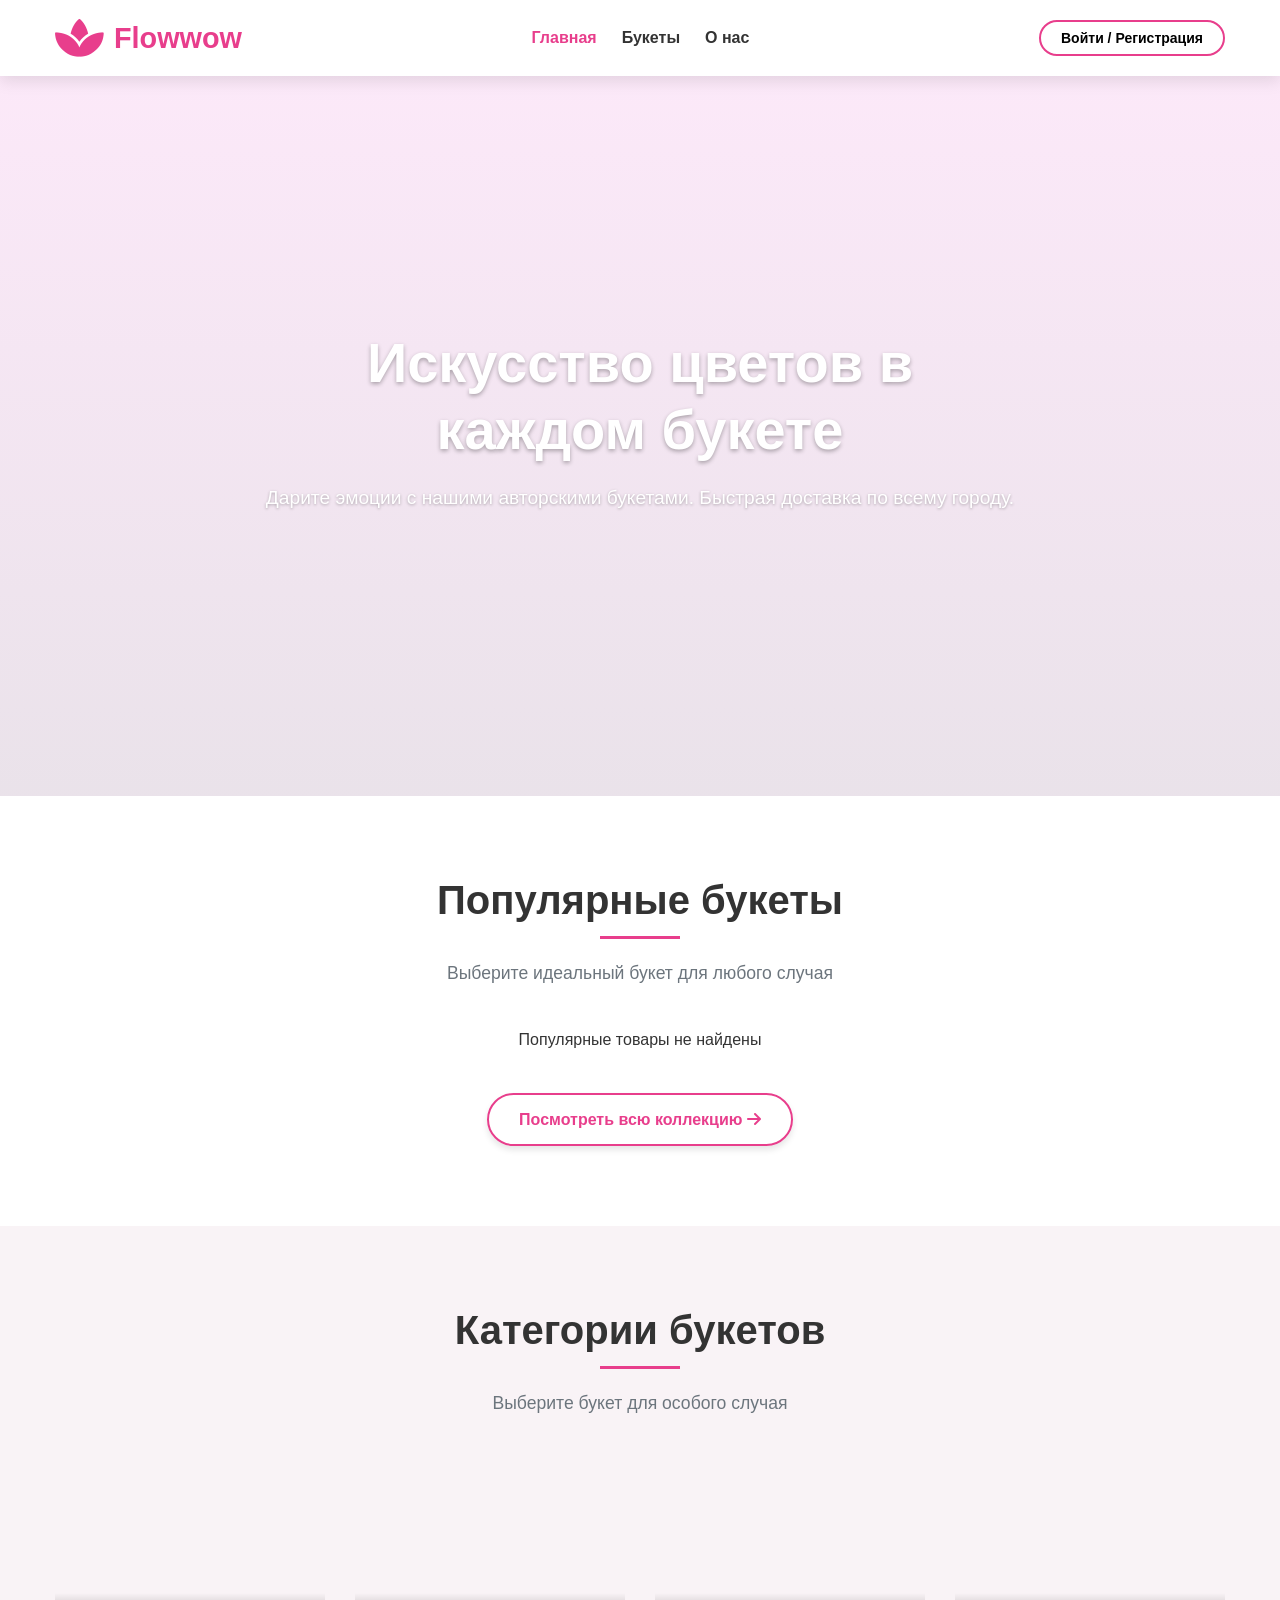
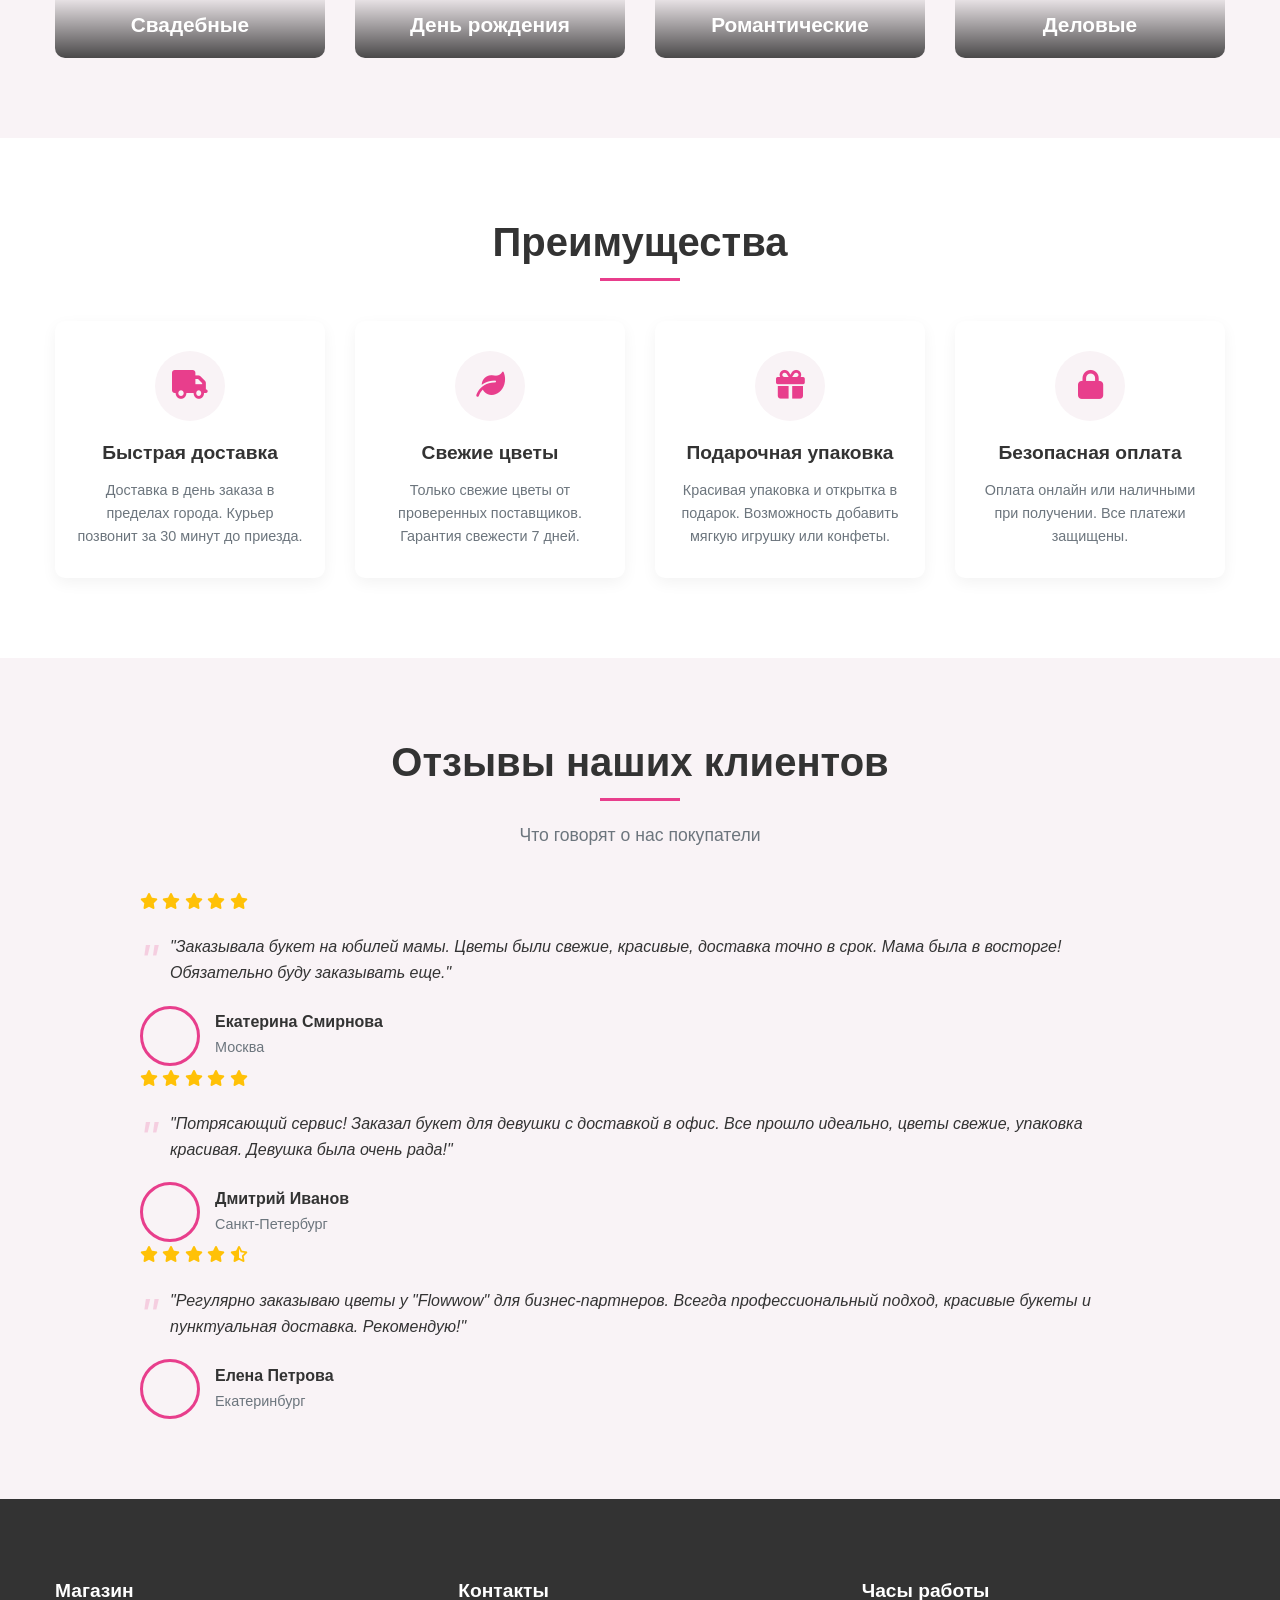
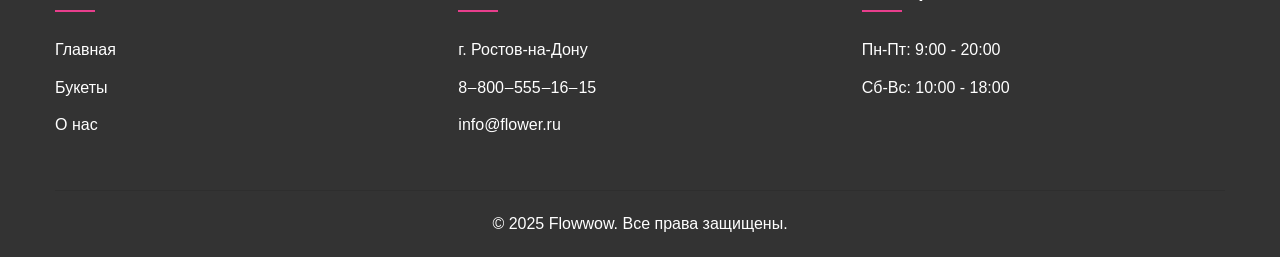
<file: flower/index.html>
<!DOCTYPE html>
<html lang="ru">
<head>
    <meta charset="UTF-8">
    <meta name="viewport" content="width=device-width, initial-scale=1.0">
    <title>Цветочная мастерская "Flowwow"</title>
    <link rel="stylesheet" href="https://cdnjs.cloudflare.com/ajax/libs/font-awesome/6.0.0-beta3/css/all.min.css">
    <link rel="stylesheet" href="css/style.css">
</head>
<body>
    <!-- Шапка -->
    <header>
        <div class="container">
            <div class="header-top">
                <a href="index.html" class="logo">
                    <i class="fas fa-spa"></i> Flowwow 
                </a>
                <nav class="nav-main">
                    <ul>
                        <li><a href="index.html">Главная</a></li>
                        <li><a href="catalog.html">Букеты</a></li>
                        <li><a href="about.html">О нас</a></li>
                        <!-- <li><a href="order.html">Заказать</a></li> -->
                    </ul>
                </nav>
                <div class="header-icons">
                    <!-- <a href="tel:+79991234567"><i class="fas fa-phone-alt"></i> 8‒800‒555‒16‒15</a> -->
                </div>
                <button class="hamburger" aria-label="Меню">
                    <i class="fas fa-bars"></i>
                </button>
            </div>
        </div>
    </header>

    <!-- Герой-секция -->
    <section class="hero">
        <div class="hero-slider">
            <div class="slide active" style="background-image: linear-gradient(rgba(247, 199, 239, 0.4), rgba(202, 183, 202, 0.4)), url('https://i.pinimg.com/736x/2b/59/d3/2b59d3685de2a7461f557ccf16bdda40.jpg');">
                <div class="container">
                    <h1>Искусство цветов в каждом букете</h1>
                    <p>Дарите эмоции с нашими авторскими букетами. Быстрая доставка по всему городу.</p>
                    <!-- <a href="tel:+79991234567" class="btn">Заказать букет</a> -->
                </div>
            </div>
        </div>
    </section>

    <!-- Популярные товары -->
    <section class="popular">
        <div class="container">
            <h2 class="section-title">Популярные букеты</h2>
            <p class="section-subtitle">Выберите идеальный букет для любого случая</p>
            
            <div class="product-grid">
                
            </div>
            
            <div class="text-center" style="margin-top: 40px;">
                <a href="catalog.html" class="btn btn-outline">Посмотреть всю коллекцию <i class="fas fa-arrow-right"></i></a>
            </div>
        </div>
    </section>

    <!-- Категории -->
    <section class="categories">
        <div class="container">
            <h2 class="section-title">Категории букетов</h2>
            <p class="section-subtitle">Выберите букет для особого случая</p>
            
            <div class="category-grid">
                <!-- Изменил category на catalog-->
                <a href="catalog.html?cat=wedding" class="category-card">
                    <div class="category-img" style="background-image: url('https://i.pinimg.com/736x/04/99/5d/04995d268635d11f1ee0a659525a0711.jpg');"></div>
                    <h3>Свадебные</h3>
                </a>
                
                <a href="catalog.html?cat=birthday" class="category-card">
                    <div class="category-img" style="background-image: url('https://i.pinimg.com/736x/ac/ed/d2/acedd2e2b953d0637e41e9fffdbbfee7.jpg');"></div>
                    <h3>День рождения</h3>
                </a>
                
                <a href="catalog.html?cat=romantic" class="category-card">
                    <div class="category-img" style="background-image: url('https://i.pinimg.com/736x/d9/6d/7c/d96d7c6e332d711c13acb67193b7380a.jpg');"></div>
                    <h3>Романтические</h3>
                </a>
                
                <a href="catalog.html?cat=business" class="category-card">
                    <div class="category-img" style="background-image: url('https://i.pinimg.com/736x/44/b8/fa/44b8fa8a8744b195159eb5a3a19e2919.jpg');"></div>
                    <h3>Деловые</h3>
                </a>
            </div>
        </div>
    </section>


    <!-- Преимущества -->
    <section class="features">
        <div class="container">
            <h2 class="section-title">Преимущества</h2>
            <div class="features-grid">
                <div class="feature-card">
                    <div class="feature-icon"><i class="fas fa-truck"></i></div>
                    <h3>Быстрая доставка</h3>
                    <p>Доставка в день заказа в пределах города. Курьер позвонит за 30 минут до приезда.</p>
                </div>
                <div class="feature-card">
                    <div class="feature-icon"><i class="fas fa-leaf"></i></div>
                    <h3>Свежие цветы</h3>
                    <p>Только свежие цветы от проверенных поставщиков. Гарантия свежести 7 дней.</p>
                </div>
                <div class="feature-card">
                    <div class="feature-icon"><i class="fas fa-gift"></i></div>
                    <h3>Подарочная упаковка</h3>
                    <p>Красивая упаковка и открытка в подарок. Возможность добавить мягкую игрушку или конфеты.</p>
                </div>
                <div class="feature-card">
                    <div class="feature-icon"><i class="fas fa-lock"></i></div>
                    <h3>Безопасная оплата</h3>
                    <p>Оплата онлайн или наличными при получении. Все платежи защищены.</p>
                </div>
            </div>
        </div>
    </section>

    <!-- Отзывы -->
    <section class="testimonials">
        <div class="container">
            <h2 class="section-title">Отзывы наших клиентов</h2>
            <p class="section-subtitle">Что говорят о нас покупатели</p>
            
            <div class="testimonial-slider">
                <div class="testimonial-slide active">
                    <div class="testimonial-content">
                        <div class="rating">
                            <i class="fas fa-star"></i>
                            <i class="fas fa-star"></i>
                            <i class="fas fa-star"></i>
                            <i class="fas fa-star"></i>
                            <i class="fas fa-star"></i>
                        </div>
                        <p class="testimonial-text">"Заказывала букет на юбилей мамы. Цветы были свежие, красивые, доставка точно в срок. Мама была в восторге! Обязательно буду заказывать еще."</p>
                        <div class="client-info">
                            <div class="client-photo" style="background-image: url('https://randomuser.me/api/portraits/women/43.jpg');"></div>
                            <div class="client-details">
                                <h4>Екатерина Смирнова</h4>
                                <p>Москва</p>
                            </div>
                        </div>
                    </div>
                </div>
                
                <div class="testimonial-slide">
                    <div class="testimonial-content">
                        <div class="rating">
                            <i class="fas fa-star"></i>
                            <i class="fas fa-star"></i>
                            <i class="fas fa-star"></i>
                            <i class="fas fa-star"></i>
                            <i class="fas fa-star"></i>
                        </div>
                        <p class="testimonial-text">"Потрясающий сервис! Заказал букет для девушки с доставкой в офис. Все прошло идеально, цветы свежие, упаковка красивая. Девушка была очень рада!"</p>
                        <div class="client-info">
                            <div class="client-photo" style="background-image: url('https://randomuser.me/api/portraits/men/32.jpg');"></div>
                            <div class="client-details">
                                <h4>Дмитрий Иванов</h4>
                                <p>Санкт-Петербург</p>
                            </div>
                        </div>
                    </div>
                </div>
                
                <div class="testimonial-slide">
                    <div class="testimonial-content">
                        <div class="rating">
                            <i class="fas fa-star"></i>
                            <i class="fas fa-star"></i>
                            <i class="fas fa-star"></i>
                            <i class="fas fa-star"></i>
                            <i class="fas fa-star-half-alt"></i>
                        </div>
                        <p class="testimonial-text">"Регулярно заказываю цветы у "Flowwow" для бизнес-партнеров. Всегда профессиональный подход, красивые букеты и пунктуальная доставка. Рекомендую!"</p>
                        <div class="client-info">
                            <div class="client-photo" style="background-image: url('https://randomuser.me/api/portraits/women/65.jpg');"></div>
                            <div class="client-details">
                                <h4>Елена Петрова</h4>
                                <p>Екатеринбург</p>
                            </div>
                        </div>
                    </div>
                </div>
            </div>
        </div>
    </section>

    <!-- Блог -->
    <!-- <section class="blog-preview">
        <div class="container">
            <h2 class="section-title">Полезные статьи</h2>
            <p class="section-subtitle">Советы по уходу за цветами и новости</p>
            
            <div class="blog-grid">
                <article class="blog-card">
                    <div class="blog-img" style="background-image: url('https://images.unsplash.com/photo-1518895949257-7621c3c786d7?ixlib=rb-1.2.1&auto=format&fit=crop&w=500&q=60');">
                        <span class="blog-category">Уход за цветами</span>
                    </div>
                    <div class="blog-content">
                        <div class="blog-meta">
                            <span><i class="far fa-calendar-alt"></i> 1 марта 2025</span>
                            <span><i class="far fa-eye"></i> 1.2K</span>
                        </div>
                        <h3>Как продлить жизнь срезанным цветам: 7 проверенных способов</h3>
                        <p>Узнайте, как правильно ухаживать за срезанными цветами, чтобы они дольше радовали вас своей красотой и свежестью.</p>
                    </div>
                </article>
                
                <article class="blog-card">
                    <div class="blog-img" style="background-image: url('https://i.pinimg.com/736x/62/61/ee/6261eef0fd136a4fb190f5589426f2f0.jpg');">
                        <span class="blog-category">Советы</span>
                    </div>
                    <div class="blog-content">
                        <div class="blog-meta">
                            <span><i class="far fa-calendar-alt"></i> 3 мая 2025</span>
                            <span><i class="far fa-eye"></i> 890</span>
                        </div>
                        <h3>Как выбрать идеальный букет для любого случая</h3>
                        <p>Руководство по выбору цветов для разных мероприятий и людей с учетом их предпочтений и символики цветов.</p>
                    </div>
                </article>
                
                <article class="blog-card">
                    <div class="blog-img" style="background-image: url('https://i.pinimg.com/736x/4e/75/a1/4e75a1338092e444a534850306d94ee3.jpg');">
                        <span class="blog-category">Новости</span>
                    </div>
                    <div class="blog-content">
                        <div class="blog-meta">
                            <span><i class="far fa-calendar-alt"></i> 20 апреля 2025</span>
                            <span><i class="far fa-eye"></i> 1.5K</span>
                        </div>
                        <h3>Тенденции флористики 2025: какие букеты будут в моде</h3>
                        <p>Обзор главных трендов в мире флористики в этом году: от цветовых решений до необычных форм букетов.</p>
                    </div>
                </article>
            </div>
            </div>
    </section> -->

    <!-- Подвал -->
    <footer>
        <div class="container">
            <div class="footer-content">
                <div class="footer-column">
                    <h3>Магазин</h3>
                    <ul>
                        <li><a href="index.html">Главная</a></li>
                        <li><a href="catalog.html">Букеты</a></li>
                        <li><a href="about.html">О нас</a></li>
                        <!-- <li><a href="order.html">Заказать</a></li> -->
                    </ul>
                </div>
                <div class="footer-column">
                    <h3>Контакты</h3>
                    <ul>
                        <li> г. Ростов-на-Дону</li>
                        <li>8‒800‒555‒16‒15</li>
                        <li>info@flower.ru</li>
                    </ul>
                </div>
                <div class="footer-column">
                    <h3>Часы работы</h3>
                    <ul>
                        <li>Пн-Пт: 9:00 - 20:00</li>
                        <li>Сб-Вс: 10:00 - 18:00</li>
                    </ul>
                </div>
            </div>
            <div class="copyright">
                <p>© 2025 Flowwow. Все права защищены.</p>
            </div>
        </div>
    </footer>

   
    <!-- <button class="scroll-top"><i class="fas fa-arrow-up"></i></button>

   
    <div class="modal quick-view-modal">
        <div class="modal-content">
            <button class="modal-close"><i class="fas fa-times"></i></button>
            <div class="modal-body">
                
            </div>
        </div>
    </div> -->
    <!-- модальное окно заказа -->
    <!-- <div id="order-modal" class="modal order-modal">
        <div class="modal-content">
            <button class="modal-close"><i class="fas fa-times"></i></button>
            <div class="modal-body">
                <h2 class="order-modal-title">Оформление заказа</h2>
                <form id="order-form" class="order-form">
                    <div class="order-form-field">
                        <label class="order-form-label">Ваше имя *</label>
                        <input type="text" id="order-name" class="order-form-input" required>
                    </div>
                    
                    <div class="order-form-field">
                        <label class="order-form-label">Телефон *</label>
                        <input type="tel" id="order-phone" class="order-form-input" required placeholder="+7 (___) ___-__-__">
                    </div>
                    
                    <div class="order-form-field">
                        <label class="order-form-label">Email</label>
                        <input type="email" id="order-email" class="order-form-input">
                    </div>
                    
                    <div class="order-form-field">
                        <label class="order-form-label">Адрес доставки *</label>
                        <input type="text" id="order-address" class="order-form-input" required>
                    </div>
                    
                    <div class="order-form-field">
                        <label class="order-form-label">Дата доставки</label>
                        <input type="date" id="order-date" class="order-form-input">
                    </div>
                    
                    <div class="order-form-field">
                        <label class="order-form-label">Комментарий к заказу</label>
                        <textarea id="order-comment" class="order-form-textarea" rows="3"></textarea>
                    </div>
                    
                    <div class="order-product-info">
                        <h4 class="order-product-title">Ваш букет:</h4>
                        <div class="order-product-details">
                            <img id="order-product-image" class="order-product-image" src="" alt="">
                            <div>
                                <p id="order-product-name" class="order-product-name"></p>
                                <p id="order-product-price" class="order-product-price"></p>
                            </div>
                        </div>
                    </div>
                    
                    <button type="submit" class="btn order-submit-btn">Подтвердить заказ</button>
                </form>
            </div>
        </div>
    </div> -->

    <!-- модальное окно авторизации -->
    <div id="auth-modal" class="auth-modal-overlay">
        <div class="auth-modal-container">
            <button class="auth-modal-close">&times;</button>
            <div class="auth-modal-header">
                <div class="auth-tabs">
                    <button class="auth-tab active" data-tab="login">Вход</button>
                    <button class="auth-tab" data-tab="register">Регистрация</button>
                </div>
            </div>
            <div class="auth-modal-body">
                <!-- форма входа -->
                <form id="login-form" class="auth-form">
                    <div class="auth-form-field">
                        <label>Логин</label>
                        <input type="text" id="login-username" required>
                    </div>
                    <div class="auth-form-field">
                        <label>Пароль</label>
                        <input type="password" id="login-password" required>
                    </div>
                    <div class="auth-error" id="login-error"></div>
                    <button type="submit" class="auth-submit-btn">Войти</button>
                </form>
                
                <!-- форма регистрации -->
                <form id="register-form" class="auth-form hidden">
                    <div class="auth-form-field">
                        <label>Логин</label>
                        <input type="text" id="register-username" required>
                    </div>
                    <div class="auth-form-field">
                        <label>Пароль</label>
                        <input type="password" id="register-password" required>
                    </div>
                    <div class="auth-error" id="register-error"></div>
                    <button type="submit" class="auth-submit-btn">Зарегистрироваться</button>
                </form>
            </div>
        </div>
    </div>
    <!--Редактирование профиля-->
    <div id="profile-modal" class="auth-modal-overlay">
        <div class="auth-modal-container">
            <button class="auth-modal-close" id="closeProfileModalBtn">&times;</button>
            <div class="auth-modal-header">
                <h2 class="profile-modal-title">Редактировать профиль</h2>
            </div>
            <div class="auth-modal-body">
                <div class="avatar-section">
                    <img id="modalAvatarPreview" class="current-avatar-large" src="images/flower.png" alt="Аватар">
                    <input type="file" id="avatarUpload" accept="image/*" style="display: none;">
                    <button class="avatar-upload-btn" id="uploadAvatarBtn">Загрузить фото</button>
                </div>
                <div class="profile-form-field">
                    <label>Логин</label>
                    <input type="text" id="profile-username" class="profile-username-readonly" required maxlength="20" readonly>
                </div>
                <div class="profile-form-field">
                    <label>Текущий пароль</label>
                    <input type="password" id="currentPassword" placeholder="Введите текущий пароль">
                </div>
                <div class="profile-form-field">
                    <label>Новый пароль</label>
                    <input type="password" id="newPassword" placeholder="Введите новый пароль">
                </div>
                <div class="profile-form-field">
                    <label>Подтвердите новый пароль</label>
                    <input type="password" id="confirmPassword" placeholder="Подтвердите новый пароль">
                </div>
            </div>
        <div class="auth-modal-footer">
            <button class="profile-modal-btn profile-modal-btn-cancel" id="cancelProfileModalBtn">Отмена</button>
            <button class="profile-modal-btn profile-modal-btn-save" id="saveProfileBtn">Сохранить</button>
        </div>
        </div>
    </div>
    <script src="js/config.js"></script>
    <script src="js/auth.js"></script>
    <script src="js/index.js"></script>
    <script src="js/script.js"></script>
    <script src="js/catalog.js"></script>
    <script src="js/order-modal.js"></script>
</body>
</html>
</file>
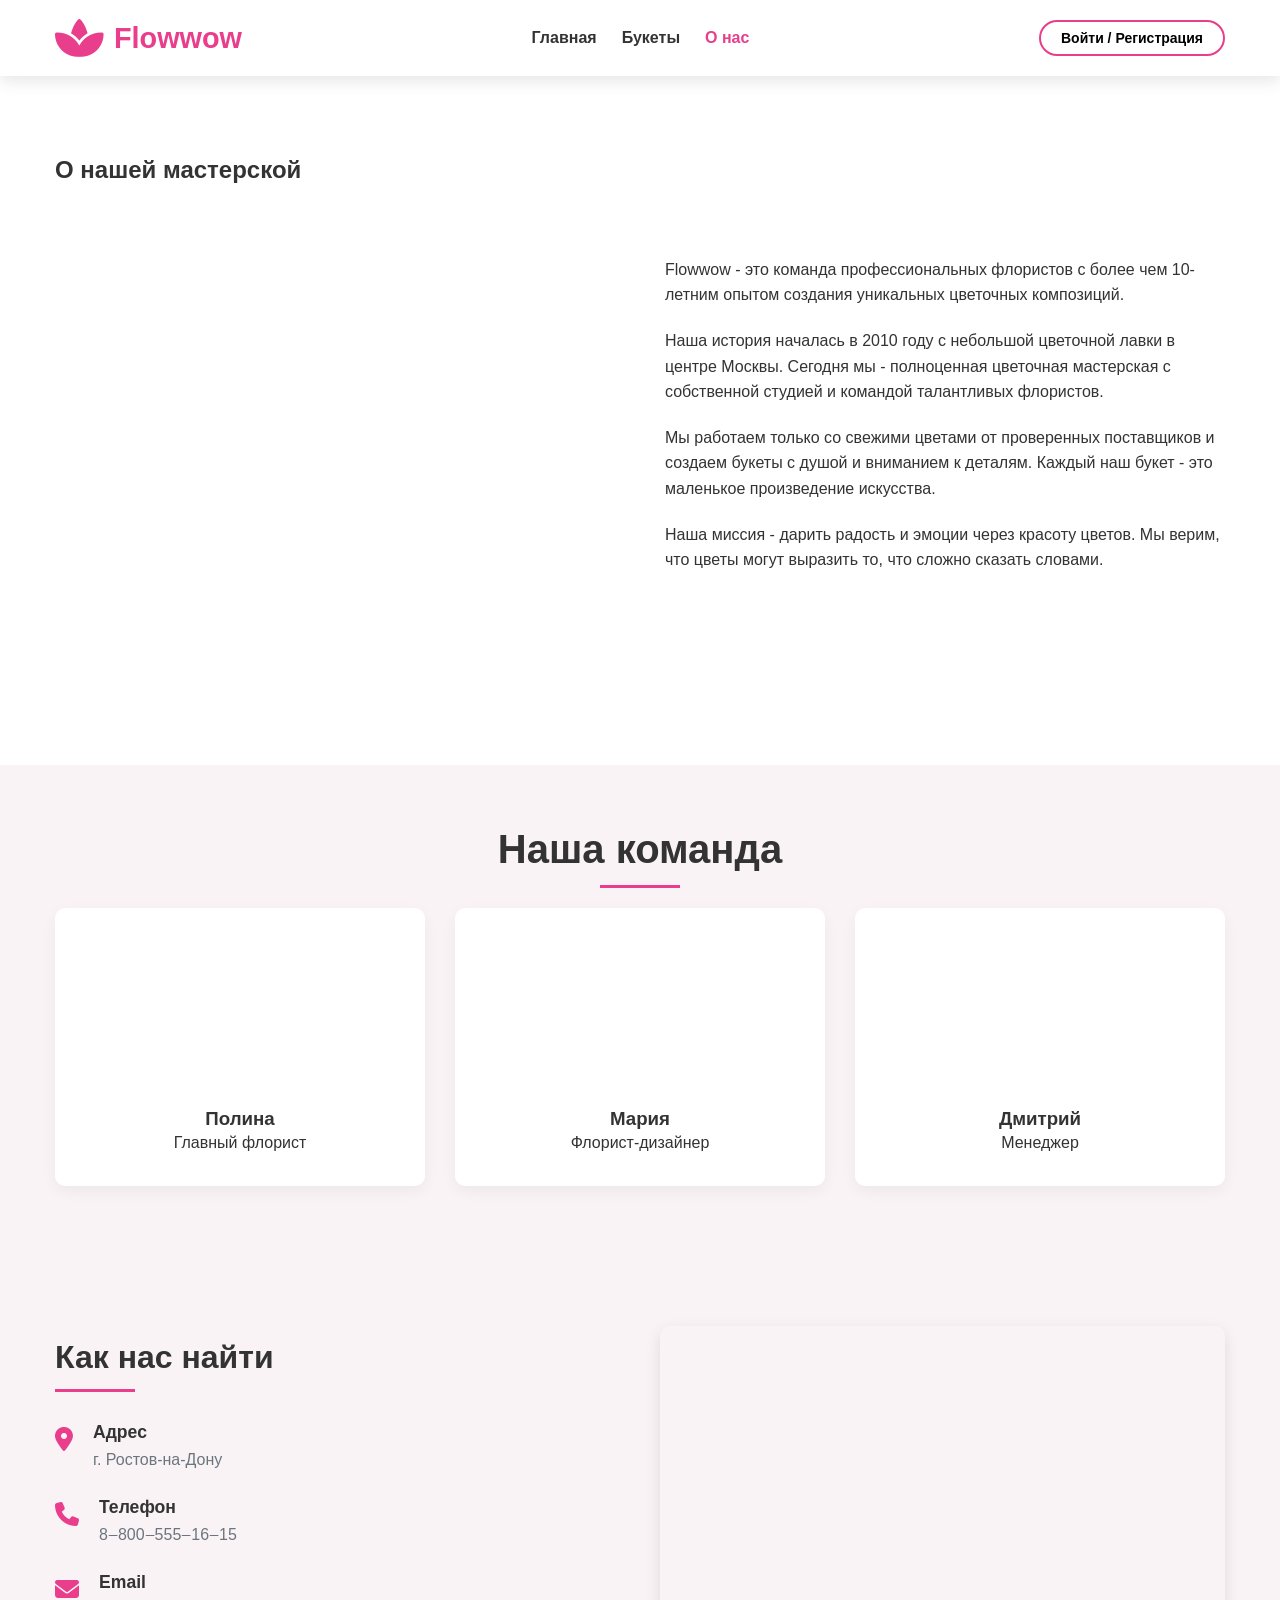
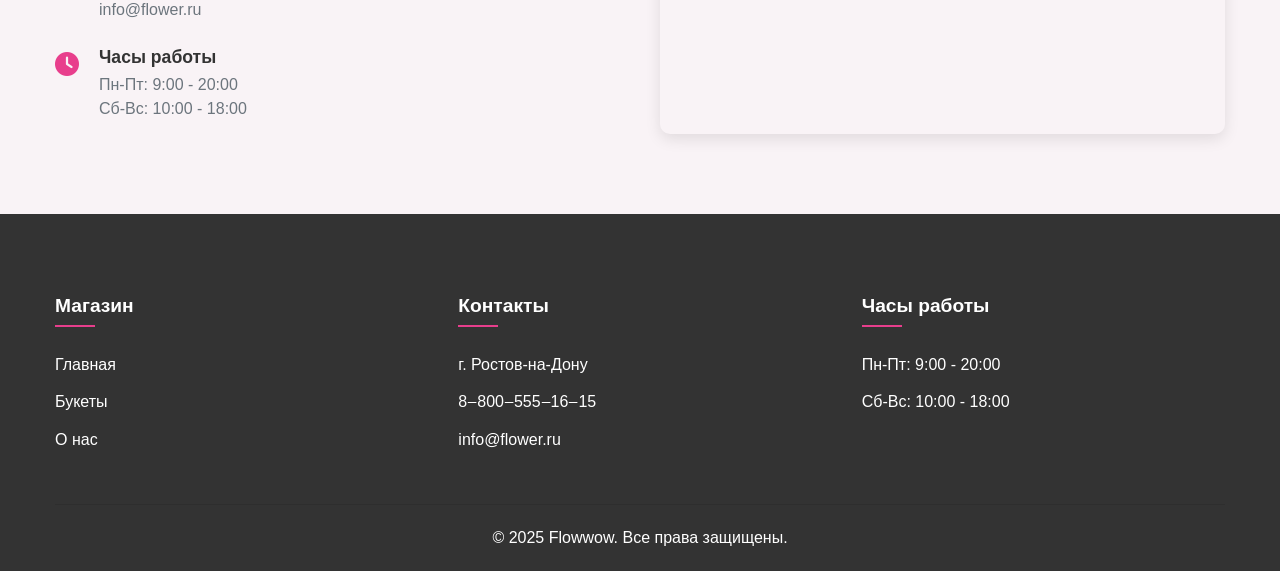
<file: flower/about.html>
<!DOCTYPE html>
<html lang="ru">
<head>
    <meta charset="UTF-8">
    <meta name="viewport" content="width=device-width, initial-scale=1.0">
    <title>О нас - Flowwow </title>
    <link rel="stylesheet" href="css/style.css">
    <link rel="stylesheet" href="https://cdnjs.cloudflare.com/ajax/libs/font-awesome/6.4.0/css/all.min.css">
</head>
<body>
    <!-- Шапка -->
    <header>
        <div class="container">
            <div class="header-top">
                <a href="index.html" class="logo">
                    <i class="fas fa-spa"></i> Flowwow 
                </a>
                <nav class="nav-main">
                    <ul>
                        <li><a href="index.html">Главная</a></li>
                        <li><a href="catalog.html">Букеты</a></li>
                        <li><a href="about.html">О нас</a></li>
                        <!-- <li><a href="order.html">Заказать</a></li> -->
                    </ul>
                </nav>
                <div class="header-icons">
                    <!-- <a href="tel:+79991234567"><i class="fas fa-phone-alt"></i> 8‒800‒555‒16‒15</a> -->
                </div>
                <button class="hamburger" aria-label="Меню">
                    <i class="fas fa-bars"></i>
                </button>
            </div>
        </div>
    </header>

    <!-- О нас -->
    <section class="about-page">
        <div class="container">
            <h1 class="page-title">О нашей мастерской</h1>
            <div class="about-content">
                <div class="about-img" style="background-image: url('https://i.pinimg.com/736x/40/78/4f/40784f0ccab353251335751f474581e7.jpg');"></div>
                <div class="about-text">
                    <p>Flowwow - это команда профессиональных флористов с более чем 10-летним опытом создания уникальных цветочных композиций.</p>
                    <p>Наша история началась в 2010 году с небольшой цветочной лавки в центре Москвы. Сегодня мы - полноценная цветочная мастерская с собственной студией и командой талантливых флористов.</p>
                    <p>Мы работаем только со свежими цветами от проверенных поставщиков и создаем букеты с душой и вниманием к деталям. Каждый наш букет - это маленькое произведение искусства.</p>
                    <p>Наша миссия - дарить радость и эмоции через красоту цветов. Мы верим, что цветы могут выразить то, что сложно сказать словами.</p>
                </div>
            </div>
        </div>
    </section>

    <!-- Наша команда -->
    <section class="team">
        <div class="container">
            <h2 class="section-title">Наша команда</h2>
            <div class="team-grid">
                <div class="team-member">
                    <div class="member-photo" style="background-image: url('https://i.pinimg.com/736x/1e/a3/6d/1ea36d5bb25523c8d877f9c58b48bfa3.jpg');"></div>
                    <h3>Полина</h3>
                    <p>Главный флорист</p>
                </div>
                <div class="team-member">
                    <div class="member-photo" style="background-image: url('https://i.pinimg.com/736x/21/b7/ae/21b7ae162182f17922ac5b193161d1c4.jpg');"></div>
                    <h3>Мария</h3>
                    <p>Флорист-дизайнер</p>
                </div>
                <div class="team-member">
                    <div class="member-photo" style="background-image: url('https://i.pinimg.com/736x/47/b4/08/47b408d514b99960bd5041e7f9153e3f.jpg');"></div>
                    <h3>Дмитрий</h3>
                    <p>Менеджер</p>
                </div>
            </div>
        </div>
    </section>

        <!-- Контакты и карта -->
        <section class="map-section bg-soft-blue">
            <div class="container">
              <div class="map-container">
                <div class="map-info">
                  <h2>Как нас найти</h2>
                  <div class="contact-details">
                    <div class="contact-item">
                      <i class="fas fa-map-marker-alt"></i>
                      <div>
                        <h3>Адрес</h3>
                        <p>г. Ростов-на-Дону</p>
                      </div>
                    </div>
                    
                    <div class="contact-item">
                      <i class="fas fa-phone"></i>
                      <div>
                        <h3>Телефон</h3>
                        <p>8‒800‒555‒16‒15</p>
                      </div>
                    </div>
                    
                    <div class="contact-item">
                      <i class="fas fa-envelope"></i>
                      <div>
                        <h3>Email</h3>
                        <p>info@flower.ru</p>
                      </div>
                    </div>
                    
                    <div class="contact-item">
                      <i class="fas fa-clock"></i>
                      <div>
                        <h3>Часы работы</h3>
                        <p>Пн-Пт: 9:00 - 20:00<br>Сб-Вс: 10:00 - 18:00</p>
                      </div>
                    </div>
                  </div>
                </div>
                
                <div class="map-wrapper">
                  <iframe 
                    src="https://yandex.ru/map-widget/v1/?um=constructor%3A1a2b3c4d5e6f7g8h9i0j1k2l3m4n5o6p&amp;source=constructor" 
                    width="100%" 
                    height="400" 
                    frameborder="0"
                    style="border-radius: 8px;"
                  ></iframe>
                </div>
              </div>
            </div>
          </section>

    <!-- Подвал -->
    <footer>
        <div class="container">
            <div class="footer-content">
                <div class="footer-column">
                    <h3>Магазин</h3>
                    <ul>
                        <li><a href="index.html">Главная</a></li>
                        <li><a href="catalog.html">Букеты</a></li>
                        <li><a href="about.html">О нас</a></li>
                        <!-- <li><a href="order.html">Заказать</a></li> -->
                    </ul>
                </div>
                <div class="footer-column">
                    <h3>Контакты</h3>
                    <ul>
                        <li> г. Ростов-на-Дону</li>
                        <li>8‒800‒555‒16‒15</li>
                        <li>info@flower.ru</li>
                    </ul>
                </div>
                <div class="footer-column">
                    <h3>Часы работы</h3>
                    <ul>
                        <li>Пн-Пт: 9:00 - 20:00</li>
                        <li>Сб-Вс: 10:00 - 18:00</li>
                    </ul>
                </div>
            </div>
            <div class="copyright">
                <p>© 2025 Flowwow. Все права защищены.</p>
            </div>
        </div>
    </footer>

    <!-- модальное окно авторизации -->
    <div id="auth-modal" class="auth-modal-overlay">
        <div class="auth-modal-container">
            <button class="auth-modal-close">&times;</button>
            <div class="auth-modal-header">
                <div class="auth-tabs">
                    <button class="auth-tab active" data-tab="login">Вход</button>
                    <button class="auth-tab" data-tab="register">Регистрация</button>
                </div>
            </div>
            <div class="auth-modal-body">
                <!-- форма входа -->
                <form id="login-form" class="auth-form">
                    <div class="auth-form-field">
                        <label>Логин</label>
                        <input type="text" id="login-username" required maxlength="20">
                    </div>
                    <div class="auth-form-field">
                        <label>Пароль</label>
                        <input type="password" id="login-password" required maxlength="30">
                    </div>
                    <div class="auth-error" id="login-error"></div>
                    <button type="submit" class="auth-submit-btn">Войти</button>
                </form>
                
                <!-- форма регистрации -->
                <form id="register-form" class="auth-form hidden">
                    <div class="auth-form-field">
                        <label>Логин</label>
                        <input type="text" id="register-username" required maxlength="20">
                    </div>
                    <div class="auth-form-field">
                        <label>Пароль</label>
                        <input type="password" id="register-password" required maxlength="30">
                    </div>
                    <div class="auth-error" id="register-error"></div>
                    <button type="submit" class="auth-submit-btn">Зарегистрироваться</button>
                </form>
            </div>
        </div>
    </div>

    <!--Редактирование профиля-->
    <div id="profile-modal" class="auth-modal-overlay">
        <div class="auth-modal-container">
            <button class="auth-modal-close" id="closeProfileModalBtn">&times;</button>
            <div class="auth-modal-header">
                <h2 class="profile-modal-title">Редактировать профиль</h2>
            </div>
            <div class="auth-modal-body">
                <div class="avatar-section">
                    <img id="modalAvatarPreview" class="current-avatar-large" src="images/flower.png" alt="Аватар">
                    <input type="file" id="avatarUpload" accept="image/*" style="display: none;">
                    <button class="avatar-upload-btn" id="uploadAvatarBtn">Загрузить фото</button>
                </div>
                <div class="profile-form-field">
                    <label>Логин</label>
                    <input type="text" id="profile-username" class="profile-username-readonly" required maxlength="20" readonly>
                <div class="profile-form-field">
                    <label>Текущий пароль</label>
                    <input type="password" id="currentPassword" placeholder="Введите текущий пароль" required maxlength="30">
                </div>
                <div class="profile-form-field">
                    <label>Новый пароль</label>
                    <input type="password" id="newPassword" placeholder="Введите новый пароль" required maxlength="30">
                </div>
                <div class="profile-form-field">
                    <label>Подтвердите новый пароль</label>
                    <input type="password" id="confirmPassword" placeholder="Подтвердите новый пароль" required maxlength="30">
                </div>
            </div>
            <div class="auth-modal-footer">
                <button class="profile-modal-btn profile-modal-btn-cancel" id="cancelProfileModalBtn">Отмена</button>
                <button class="profile-modal-btn profile-modal-btn-save" id="saveProfileBtn">Сохранить</button>
            </div>
        </div>
    </div>
    <script src="js/auth.js"></script>
    <script src="js/script.js"></script>
</body>
</html>
</file>
<file: flower/css/style.css>
/* Reset и базовые стили */
:root {
    --primary-color: #e83e8c;
    --primary-hover: #d12d7b;
    --secondary-color: #6c757d;
    --light-color: #f9f3f6;
    --dark-color: #333;
    --white: #fff;
    --gray-light: #eee;
    --shadow: 0 5px 15px rgba(0, 0, 0, 0.1);
    --transition: all 0.3s ease;
  }
  
  * {
    margin: 0;
    padding: 0;
    box-sizing: border-box;
  }
  
  body {
    font-family: 'Segoe UI', 'Roboto', 'Helvetica Neue', Arial, sans-serif;
    color: var(--dark-color);
    line-height: 1.6;
    background-color: var(--white);
    overflow-x: hidden;
  }
  
  h1, h2, h3, h4 {
    font-weight: 700;
    line-height: 1.2;
  }
  
  a {
    text-decoration: none;
    color: inherit;
    transition: var(--transition);
  }
  
  ul {
    list-style: none;
  }
  
  img {
    max-width: 100%;
    height: auto;
  }
  
  .container {
    width: 100%;
    max-width: 1200px;
    margin: 0 auto;
    padding: 0 15px;
  }
  
  /* Кнопки и элементы интерфейса */
  .btn {
    display: inline-block;
    background-color: var(--primary-color);
    color: var(--white);
    padding: 12px 30px;
    border-radius: 30px;
    font-weight: 600;
    transition: var(--transition);
    border: none;
    cursor: pointer;
    text-align: center;
    box-shadow: 0 4px 6px rgba(0, 0, 0, 0.1);
  }
  
  .btn:hover {
    background-color: var(--primary-hover);
    transform: translateY(-2px);
    box-shadow: 0 6px 8px rgba(0, 0, 0, 0.15);
  }
  
  .btn-small {
    padding: 8px 20px;
    font-size: 14px;
  }
  
  .btn-outline {
    background-color: transparent;
    border: 2px solid var(--primary-color);
    color: var(--primary-color);
  }
  
  .btn-outline:hover {
    background-color: var(--primary-color);
    color: var(--white);
  }
  
  .section-title {
    text-align: center;
    margin-bottom: 20px;
    font-size: 2.5rem;
    color: var(--dark-color);
    position: relative;
    padding-bottom: 15px;
  }
  
  .section-title::after {
    content: '';
    position: absolute;
    bottom: 0;
    left: 50%;
    transform: translateX(-50%);
    width: 80px;
    height: 3px;
    background-color: var(--primary-color);
  }
  
  .section-subtitle {
    text-align: center;
    margin-bottom: 40px;
    font-size: 1.1rem;
    color: var(--secondary-color);
    max-width: 700px;
    margin-left: auto;
    margin-right: auto;
  }
  
  .text-center {
    text-align: center;
  }
  
  /* Шапка */
  header {
    background-color: var(--white);
    box-shadow: var(--shadow);
    position: sticky;
    top: 0;
    z-index: 1000;
    transition: var(--transition);
  }
  
  .header-top {
    display: flex;
    justify-content: space-between;
    align-items: center;
    padding: 15px 0;
  }
  
  .logo {
    font-size: 1.8rem;
    font-weight: 700;
    color: var(--primary-color);
    display: flex;
    align-items: center;
    gap: 10px;
  }
  
  .logo i {
    font-size: 1.5em;
  }
  
  .nav-main ul {
    display: flex;
    gap: 25px;
  }
  
  .nav-main a {
    font-weight: 600;
    padding: 5px 0;
    position: relative;
  }
  
  .nav-main a::after {
    content: '';
    position: absolute;
    bottom: 0;
    left: 0;
    width: 0;
    height: 2px;
    background-color: var(--primary-color);
    transition: var(--transition);
  }
  
  .nav-main a:hover::after {
    width: 100%;
  }
  
  .header-icons {
    display: flex;
    align-items: center;
    gap: 20px;
  }
  
  .header-icons a {
    display: flex;
    align-items: center;
    gap: 5px;
    font-weight: 600;
  }
  
  .cart-icon {
    position: relative;
  }
  
  .cart-count {
    position: absolute;
    top: -8px;
    right: -8px;
    background-color: var(--primary-color);
    color: var(--white);
    border-radius: 50%;
    width: 18px;
    height: 18px;
    display: flex;
    align-items: center;
    justify-content: center;
    font-size: 10px;
    font-weight: bold;
  }
  
  .hamburger {
    display: none;
    background: none;
    border: none;
    font-size: 1.5rem;
    color: var(--dark-color);
    cursor: pointer;
  }
  
  /* Герой-секция */
  .hero {
    position: relative;
    height: 80vh;
    min-height: 600px;
    overflow: hidden;
  }
  
  .hero-slider {
    position: relative;
    height: 100%;
  }
  
  .slide {
    position: absolute;
    top: 0;
    left: 0;
    width: 100%;
    height: 100%;
    background-size: cover;
    background-position: center;
    display: flex;
    align-items: center;
    opacity: 0;
    transition: opacity 1s ease;
  }
  
  .slide.active {
    opacity: 1;
  }
  
  .slide .container {
    max-width: 800px;
    text-align: center;
    color: var(--white);
    padding: 0 20px;
  }
  
  .slide h1 {
    font-size: 3.5rem;
    margin-bottom: 20px;
    text-shadow: 0 2px 4px rgba(0, 0, 0, 0.3);
    animation: fadeInUp 1s ease;
  }
  
  .slide p {
    font-size: 1.2rem;
    margin-bottom: 30px;
    text-shadow: 0 1px 3px rgba(0, 0, 0, 0.3);
    animation: fadeInUp 1s ease 0.2s forwards;
    opacity: 0;
  }
  
  .slide .btn {
    animation: fadeInUp 1s ease 0.4s forwards;
    opacity: 0;
  }
  
  .slider-btn {
    position: absolute;
    top: 50%;
    transform: translateY(-50%);
    background-color: rgba(255, 255, 255, 0.2);
    color: var(--white);
    border: none;
    width: 50px;
    height: 50px;
    border-radius: 50%;
    font-size: 1.2rem;
    cursor: pointer;
    transition: var(--transition);
    z-index: 10;
    display: flex;
    align-items: center;
    justify-content: center;
  }
  
  .slider-btn:hover {
    background-color: rgba(255, 255, 255, 0.3);
  }
  
  .prev {
    left: 30px;
  }
  
  .next {
    right: 30px;
  }
  
  .slider-dots {
    position: absolute;
    bottom: 30px;
    left: 0;
    right: 0;
    display: flex;
    justify-content: center;
    gap: 10px;
  }
  
  .dot {
    width: 12px;
    height: 12px;
    border-radius: 50%;
    background-color: rgba(255, 255, 255, 0.5);
    cursor: pointer;
    transition: var(--transition);
  }
  
  .dot.active {
    background-color: var(--white);
    transform: scale(1.2);
  }
  
  /* Популярные товары */
  .popular {
    padding: 80px 0;
    background-color: var(--white);
  }
  
  .product-grid {
    display: grid;
    grid-template-columns: repeat(auto-fill, minmax(300px, 1fr));
    gap: 30px;
    margin-top: 40px;
  }
  
  .product-card {
    background: var(--white);
    border-radius: 10px;
    overflow: hidden;
    box-shadow: var(--shadow);
    transition: var(--transition);
    position: relative;
  }
  
  .product-card:hover {
    transform: translateY(-10px);
    box-shadow: 0 15px 30px rgba(0, 0, 0, 0.15);
  }
  
  .product-img {
    height: 250px;
    background-size: cover;
    background-position: center;
    position: relative;
  }
  
  .product-badge {
    position: absolute;
    top: 15px;
    right: 15px;
    background-color: var(--primary-color);
    color: var(--white);
    padding: 5px 10px;
    border-radius: 20px;
    font-size: 12px;
    font-weight: 600;
  }
  
  .product-badge.new {
    background-color: #28a745;
  }
  
  .wishlist-btn {
    position: absolute;
    top: 15px;
    left: 15px;
    background-color: var(--white);
    color: var(--dark-color);
    width: 35px;
    height: 35px;
    border-radius: 50%;
    display: flex;
    align-items: center;
    justify-content: center;
    border: none;
    cursor: pointer;
    transition: var(--transition);
    opacity: 0;
  }
  
  .product-card:hover .wishlist-btn {
    opacity: 1;
  }
  
  .wishlist-btn:hover {
    color: var(--primary-color);
  }
  
  .wishlist-btn.active {
    color: var(--primary-color);
  }
  
  .product-info {
    padding: 20px;
  }
  
  .product-info h3 {
    margin-bottom: 10px;
    font-size: 1.2rem;
  }
  
  .product-info p {
    color: var(--secondary-color);
    margin-bottom: 15px;
    font-size: 0.9rem;
  }
  
  .product-rating {
    display: flex;
    align-items: center;
    gap: 5px;
    margin-bottom: 15px;
    color: #ffc107;
  }
  
  .product-rating span {
    color: var(--secondary-color);
    font-size: 0.8rem;
    margin-left: 5px;
  }
  
  .product-price {
    display: flex;
    align-items: center;
    gap: 10px;
    margin-bottom: 15px;
  }
  
  .current-price {
    font-weight: 700;
    color: var(--primary-color);
    font-size: 1.2rem;
  }
  
  .old-price {
    text-decoration: line-through;
    color: var(--secondary-color);
    font-size: 0.9rem;
  }
  
  .product-actions {
    display: flex;
    gap: 10px;
  }
  
  /* Категории */
  .categories {
    padding: 80px 0;
    background-color: var(--light-color);
  }
  
  .category-grid {
    display: grid;
    grid-template-columns: repeat(auto-fill, minmax(250px, 1fr));
    gap: 30px;
    margin-top: 40px;
  }
  
  .category-card {
    position: relative;
    border-radius: 10px;
    overflow: hidden;
    height: 200px;
    transition: var(--transition);
  }
  
  .category-card:hover {
    transform: translateY(-5px);
    box-shadow: var(--shadow);
  }
  
  .category-img {
    width: 100%;
    height: 100%;
    background-size: cover;
    background-position: center;
    transition: transform 0.5s ease;
  }
  
  .category-card:hover .category-img {
    transform: scale(1.1);
  }
  
  .category-card h3 {
    position: absolute;
    bottom: 0;
    left: 0;
    right: 0;
    background: linear-gradient(to top, rgba(0,0,0,0.7), transparent);
    color: var(--white);
    padding: 20px;
    text-align: center;
    font-size: 1.3rem;
  }
  
  /* Преимущества */
  .features {
    padding: 80px 0;
    background-color: var(--white);
  }
  
  .features-grid {
    display: grid;
    grid-template-columns: repeat(auto-fill, minmax(250px, 1fr));
    gap: 30px;
    margin-top: 40px;
  }
  
  .feature-card {
    text-align: center;
    padding: 30px 20px;
    background: var(--white);
    border-radius: 10px;
    box-shadow: 0 5px 15px rgba(0, 0, 0, 0.05);
    transition: var(--transition);
  }
  
  .feature-card:hover {
    transform: translateY(-5px);
    box-shadow: var(--shadow);
  }
  
  .feature-icon {
    width: 70px;
    height: 70px;
    background-color: var(--light-color);
    color: var(--primary-color);
    border-radius: 50%;
    display: flex;
    align-items: center;
    justify-content: center;
    margin: 0 auto 20px;
    font-size: 1.8rem;
  }
  
  .feature-card h3 {
    margin-bottom: 15px;
    font-size: 1.2rem;
  }
  
  .feature-card p {
    color: var(--secondary-color);
    font-size: 0.9rem;
  }
  
  /* Отзывы */
  .testimonials {
    padding: 80px 0;
    background-color: var(--light-color);
  }
  
  .testimonial-slider {
    position: relative;
    max-width: 1000px;
    margin: 40px auto 0;
  }
  
  .testimonial-card {
    background: var(--white);
    border-radius: 10px;
    padding: 30px;
    box-shadow: var(--shadow);
    opacity: 0;
    transition: opacity 0.5s ease;
    position: absolute;
    top: 0;
    left: 0;
    width: 100%;
  }
  
  .testimonial-card.active {
    opacity: 1;
    position: relative;
  }
  
  .rating {
    color: #ffc107;
    margin-bottom: 20px;
  }
  
  .testimonial-text {
    font-style: italic;
    margin-bottom: 20px;
    position: relative;
    padding-left: 30px;
  }
  
  .testimonial-text::before {
    content: '"';
    position: absolute;
    left: 0;
    top: -10px;
    font-size: 3rem;
    color: var(--primary-color);
    opacity: 0.2;
  }
  
  .client-info {
    display: flex;
    align-items: center;
    gap: 15px;
  }
  
  .client-photo {
    width: 60px;
    height: 60px;
    border-radius: 50%;
    background-size: cover;
    background-position: center;
    border: 3px solid var(--primary-color);
  }
  
  .client-details h4 {
    margin-bottom: 5px;
  }
  
  .client-details p {
    color: var(--secondary-color);
    font-size: 0.9rem;
  }
  
  .testimonial-btn {
    position: absolute;
    top: 50%;
    transform: translateY(-50%);
    background-color: var(--primary-color);
    color: var(--white);
    border: none;
    width: 40px;
    height: 40px;
    border-radius: 50%;
    cursor: pointer;
    transition: var(--transition);
    z-index: 10;
    display: flex;
    align-items: center;
    justify-content: center;
  }
  
  .testimonial-btn:hover {
    background-color: var(--primary-hover);
  }
  
  .testimonial-btn.prev {
    left: -50px;
  }
  
  .testimonial-btn.next {
    right: -50px;
  }
  
  .testimonial-dots {
    display: flex;
    justify-content: center;
    gap: 10px;
    margin-top: 30px;
  }
  
  .testimonial-dot {
    width: 12px;
    height: 12px;
    border-radius: 50%;
    background-color: rgba(0, 0, 0, 0.1);
    cursor: pointer;
    transition: var(--transition);
  }
  
  .testimonial-dot.active {
    background-color: var(--primary-color);
    transform: scale(1.2);
  }
  
  /* Блог */
  /* .blog-preview {
    padding: 80px 0;
    background-color: var(--white);
  }
  
  .blog-grid {
    display: grid;
    grid-template-columns: repeat(auto-fill, minmax(350px, 1fr));
    gap: 30px;
    margin-top: 40px;
  }
  
  .blog-card {
    background: var(--white);
    border-radius: 10px;
    overflow: hidden;
    box-shadow: var(--shadow);
    transition: var(--transition);
  }
  
  .blog-card:hover {
    transform: translateY(-5px);
    box-shadow: 0 15px 30px rgba(0, 0, 0, 0.15);
  }
  
  .blog-img {
    height: 200px;
    background-size: cover;
    background-position: center;
    position: relative;
  }
  
  .blog-category {
    position: absolute;
    top: 15px;
    right: 15px;
    background-color: var(--primary-color);
    color: var(--white);
    padding: 5px 10px;
    border-radius: 20px;
    font-size: 12px;
    font-weight: 600;
  }
  
  .blog-content {
    padding: 20px;
  }
  
  .blog-meta {
    display: flex;
    gap: 15px;
    margin-bottom: 15px;
    color: var(--secondary-color);
    font-size: 0.8rem;
  }
  
  .blog-meta span {
    display: flex;
    align-items: center;
    gap: 5px;
  }
  
  .blog-content h3 {
    margin-bottom: 15px;
    font-size: 1.2rem;
  }
  
  .blog-content h3 a:hover {
    color: var(--primary-color);
  }
  
  .blog-content p {
    color: var(--secondary-color);
    margin-bottom: 15px;
    font-size: 0.9rem;
  }
  
  .read-more {
    display: inline-flex;
    align-items: center;
    gap: 5px;
    color: var(--primary-color);
    font-weight: 600;
    font-size: 0.9rem;
  }
  
  .read-more:hover {
    gap: 10px;
  } */
  
  /* Рассылка */
  .newsletter {
    padding: 60px 0;
    background-color: var(--primary-color);
    color: var(--white);
  }
  
  .newsletter-box {
    max-width: 800px;
    margin: 0 auto;
    padding: 40px;
    background-color: rgba(255, 255, 255, 0.1);
    border-radius: 10px;
    display: flex;
    flex-direction: column;
    align-items: center;
    text-align: center;
  }
  
  .newsletter h2 {
    margin-bottom: 15px;
    font-size: 2rem;
  }
  
  .newsletter p {
    margin-bottom: 30px;
    max-width: 600px;
  }
  
  .newsletter-form {
    width: 100%;
    max-width: 600px;
    display: flex;
    gap: 10px;
  }
  
  .newsletter-form input {
    flex: 1;
    padding: 15px 20px;
    border: none;
    border-radius: 30px;
    font-size: 1rem;
  }
  
  .newsletter-form button {
    border-radius: 30px;
    padding: 15px 30px;
    font-weight: 600;
    background-color: var(--dark-color);
    color: var(--white);
    border: none;
    cursor: pointer;
    transition: var(--transition);
  }
  
  .newsletter-form button:hover {
    background-color: #222;
  }
  
  /* Инстаграм */
  .instagram-feed {
    padding: 80px 0;
    background-color: var(--light-color);
  }
  
  .instagram-grid {
    display: grid;
    grid-template-columns: repeat(auto-fill, minmax(200px, 1fr));
    gap: 15px;
    margin-top: 40px;
  }
  
  .insta-item {
    height: 200px;
    background-size: cover;
    background-position: center;
    border-radius: 10px;
    position: relative;
    overflow: hidden;
  }
  
  .insta-overlay {
    position: absolute;
    top: 0;
    left: 0;
    width: 100%;
    height: 100%;
    background-color: rgba(232, 62, 140, 0.7);
    display: flex;
    align-items: center;
    justify-content: center;
    opacity: 0;
    transition: var(--transition);
  }
  
  .insta-item:hover .insta-overlay {
    opacity: 1;
  }
  
  .insta-overlay i {
    font-size: 2rem;
    color: var(--white);
  }
  
  /* Подвал */
  footer {
    background-color: var(--dark-color);
    color: var(--white);
    padding: 80px 0 20px;
  }
  
  .footer-content {
    display: grid;
    grid-template-columns: repeat(auto-fit, minmax(250px, 1fr));
    gap: 40px;
    margin-bottom: 60px;
  }
  
  .footer-column h3 {
    margin-bottom: 25px;
    font-size: 1.2rem;
    position: relative;
    padding-bottom: 10px;
  }
  
  .footer-column h3::after {
    content: '';
    position: absolute;
    bottom: 0;
    left: 0;
    width: 40px;
    height: 2px;
    background-color: var(--primary-color);
  }
  
  .footer-column ul li {
    margin-bottom: 12px;
  }
  
  .footer-column ul li a:hover {
    color: var(--primary-color);
    padding-left: 5px;
  }
  
  .footer-column i {
    margin-right: 10px;
    width: 20px;
    text-align: center;
    color: var(--primary-color);
  }
  
  .footer-social {
    display: flex;
    gap: 15px;
    margin-top: 20px;
  }
  
  .footer-social a {
    display: flex;
    align-items: center;
    justify-content: center;
    width: 40px;
    height: 40px;
    border-radius: 50%;
    background-color: rgba(255, 255, 255, 0.1);
    color: var(--white);
    transition: var(--transition);
  }
  
  .footer-social a:hover {
    background-color: var(--primary-color);
    transform: translateY(-3px);
  }
  
  .footer-payment {
    display: flex;
    gap: 15px;
    margin-top: 20px;
    font-size: 1.8rem;
  }
  
  .footer-bottom {
    display: flex;
    justify-content: space-between;
    align-items: center;
    padding-top: 20px;
    border-top: 1px solid rgba(255, 255, 255, 0.1);
  }
  
  .footer-app {
    display: flex;
    gap: 15px;
  }
  
  .footer-app img {
    height: 40px;
    border-radius: 5px;
  }
  
  /* Кнопка "Наверх" */
  .scroll-top {
    position: fixed;
    bottom: 30px;
    right: 30px;
    width: 50px;
    height: 50px;
    border-radius: 50%;
    background-color: var(--primary-color);
    color: var(--white);
    border: none;
    cursor: pointer;
    font-size: 1.2rem;
    display: flex;
    align-items: center;
    justify-content: center;
    opacity: 0;
    visibility: hidden;
    transition: var(--transition);
    z-index: 999;
    box-shadow: 0 2px 10px rgba(0, 0, 0, 0.2);
  }
  
  .scroll-top.active {
    opacity: 1;
    visibility: visible;
  }
  
  .scroll-top:hover {
    background-color: var(--primary-hover);
    transform: translateY(-3px);
  }
  
  /* Модальное окно */
  .modal {
    position: fixed;
    top: 0;
    left: 0;
    width: 100%;
    height: 100%;
    background-color: rgba(0, 0, 0, 0.7);
    display: flex;
    align-items: center;
    justify-content: center;
    opacity: 0;
    visibility: hidden;
    transition: var(--transition);
    z-index: 1000;
  }
  
  .modal.active {
    opacity: 1;
    visibility: visible;
  }
  
  .modal-content {
    background-color: var(--white);
    border-radius: 10px;
    max-width: 800px;
    width: 90%;
    max-height: 90vh;
    overflow-y: auto;
    position: relative;
    box-shadow: 0 10px 30px rgba(0, 0, 0, 0.3);
    animation: modalFadeIn 0.3s ease;
  }
  
  .modal-close {
    position: absolute;
    top: 15px;
    right: 15px;
    background: none;
    border: none;
    font-size: 1.5rem;
    cursor: pointer;
    color: var(--secondary-color);
    transition: var(--transition);
  }
  
  .modal-close:hover {
    color: var(--primary-color);
    transform: rotate(90deg);
  }
  
  .modal-body {
    padding: 40px;
  }
  /* Изменил: Продолжение модального окна  */
  .order-modal .modal-content {
      max-width: 500px;
  }

  .order-form {
      display: flex;
      flex-direction: column;
  }

  .order-form-field {
      margin-bottom: 15px;
  }

  .order-form-label {
      display: block;
      margin-bottom: 5px;
      font-weight: 600;
  }

  .order-form-input,
  .order-form-textarea {
      width: 100%;
      padding: 10px;
      border: 1px solid #ddd;
      border-radius: 5px;
      font-family: inherit;
      box-sizing: border-box;
  }

  .order-form-textarea {
      resize: vertical;
      min-height: 80px;
      max-height: 200px;
  }

  .order-form-input:focus,
  .order-form-textarea:focus {
      outline: none;
      border-color: var(--primary-color);
  }

  .order-product-info {
      margin-bottom: 20px;
      padding: 15px;
      background: var(--light-color);
      border-radius: 8px;
  }

  .order-product-title {
      margin-bottom: 10px;
  }

  .order-product-details {
      display: flex;
      gap: 15px;
      align-items: center;
  }

  .order-product-image {
      width: 60px;
      height: 60px;
      object-fit: cover;
      border-radius: 8px;
  }

  .order-product-name {
      font-weight: 600;
      margin-bottom: 5px;
  }

  .order-product-price {
      color: var(--primary-color);
      font-weight: 600;
  }

  .order-submit-btn {
      width: 100%;
  }

  .order-modal-title {
      text-align: center;
      margin-bottom: 25px;
  }
  
  /* Анимации */
  @keyframes fadeInUp {
    from {
      opacity: 0;
      transform: translateY(20px);
    }
    to {
      opacity: 1;
      transform: translateY(0);
    }
  }
  
  @keyframes modalFadeIn {
    from {
      opacity: 0;
      transform: translateY(-20px);
    }
    to {
      opacity: 1;
      transform: translateY(0);
    }
  }
  
  /* Адаптивность */
  @media (max-width: 992px) {
    .nav-main ul {
      gap: 15px;
    }
    
    .hero h1 {
      font-size: 2.8rem;
    }
    
    .footer-content {
      grid-template-columns: repeat(2, 1fr);
    }
  }
  
  @media (max-width: 768px) {
    .nav-main {
      position: fixed;
      top: 80px;
      left: 0;
      width: 100%;
      background-color: var(--white);
      box-shadow: var(--shadow);
      padding: 20px;
      transform: translateY(-150%);
      opacity: 0;
      transition: var(--transition);
      z-index: 999;
    }
    
    .nav-main.active {
      transform: translateY(0);
      opacity: 1;
    }
    
    .nav-main ul {
      flex-direction: column;
      gap: 15px;
    }
    
    .hamburger {
      display: block;
    }
    
    .hero {
      height: auto;
      min-height: auto;
      padding: 100px 0;
    }
    
    .hero h1 {
      font-size: 2.2rem;
    }
    
    .slide .container {
      padding-top: 60px;
      padding-bottom: 60px;
    }
    
    .slider-btn {
      width: 40px;
      height: 40px;
      font-size: 1rem;
    }
    
    .prev {
      left: 10px;
    }
    
    .next {
      right: 10px;
    }
    
    .testimonial-btn.prev {
      left: 0;
    }
    
    .testimonial-btn.next {
      right: 0;
    }
    
    .newsletter-box {
      padding: 30px 20px;
    }
    
    .newsletter-form {
      flex-direction: column;
    }
    
    .newsletter-form input,
    .newsletter-form button {
      width: 100%;
    }
    
    .footer-bottom {
      flex-direction: column;
      gap: 20px;
      text-align: center;
    }
  }
  
  @media (max-width: 576px) {
    .section-title {
      font-size: 2rem;
    }
    
    .product-actions {
      flex-direction: column;
    }
    
    .modal-body {
      padding: 30px 20px;
    }
    
    .scroll-top {
      width: 40px;
      height: 40px;
      font-size: 1rem;
      bottom: 20px;
      right: 20px;
    }
  }

  
/* Страница "О нас" */
.about-page {
    padding: 80px 0;
}

.about-content {
    display: flex;
    align-items: center;
    gap: 50px;
    margin-top: 40px;
    margin-bottom: 60px;
}

.about-img {
    flex: 1;
    height: 400px;
    background-size: cover;
    background-position: center;
    border-radius: 10px;
}

.about-text {
    flex: 1;
}

.about-text p {
    margin-bottom: 20px;
}

.team {
    padding: 60px 0;
    background-color: #f9f3f6;
}

.team-grid {
    display: grid;
    grid-template-columns: repeat(3, 1fr);
    gap: 30px;
}

.team-member {
    text-align: center;
    background: white;
    padding: 30px;
    border-radius: 10px;
    box-shadow: 0 5px 15px rgba(0, 0, 0, 0.05);
}

.member-photo {
    width: 150px;
    height: 150px;
    border-radius: 50%;
    background-size: cover;
    background-position: center;
    margin: 0 auto 20px;
}

/* Секция с картой и контактами */
.map-section {
  padding: 80px 0;
  background-color: var(--light-color);
}

.map-container {
  display: grid;
  grid-template-columns: 1fr 1fr;
  gap: 40px;
  align-items: center;
}

.map-info h2 {
  font-size: 2rem;
  margin-bottom: 30px;
  color: var(--dark-color);
  position: relative;
  padding-bottom: 15px;
}

.map-info h2::after {
  content: '';
  position: absolute;
  bottom: 0;
  left: 0;
  width: 80px;
  height: 3px;
  background-color: var(--primary-color);
}

.contact-details {
  display: grid;
  grid-template-columns: 1fr;
  gap: 25px;
}

.contact-item {
  display: flex;
  align-items: flex-start;
  gap: 20px;
}

.contact-item i {
  font-size: 1.5rem;
  color: var(--primary-color);
  margin-top: 5px;
}

.contact-item h3 {
  font-size: 1.1rem;
  margin-bottom: 5px;
  color: var(--dark-color);
}

.contact-item p {
  color: var(--secondary-color);
  line-height: 1.5;
}

.map-wrapper {
  height: 100%;
  border-radius: 10px;
  overflow: hidden;
  box-shadow: var(--shadow);
}

/* Адаптивность */
@media (max-width: 992px) {
  .map-container {
    grid-template-columns: 1fr;
    gap: 30px;
  }
  
  .map-info {
    order: 2;
  }
  
  .map-wrapper {
    order: 1;
    height: 400px;
  }
}

@media (max-width: 576px) {
  .map-section {
    padding: 60px 0;
  }
  
  .map-info h2 {
    font-size: 1.8rem;
    margin-bottom: 25px;
  }
  
  .contact-item {
    gap: 15px;
  }
  
  .contact-item i {
    font-size: 1.3rem;
  }
}

/* Страница "Заказать" */
/* Секция заказа */
/* .order-section {
  padding: 80px 0;
  background-color: var(--light-color);
}

.order-steps {
  display: grid;
  grid-template-columns: repeat(auto-fit, minmax(300px, 1fr));
  gap: 30px;
  margin: 50px 0;
}

.step {
  display: flex;
  gap: 20px;
  background: var(--white);
  padding: 30px;
  border-radius: 10px;
  box-shadow: var(--shadow);
  transition: var(--transition);
}

.step:hover {
  transform: translateY(-5px);
}

.step-number {
  width: 40px;
  height: 40px;
  background-color: var(--primary-color);
  color: var(--white);
  border-radius: 50%;
  display: flex;
  align-items: center;
  justify-content: center;
  font-weight: bold;
  font-size: 1.2rem;
  flex-shrink: 0;
}

.step-content h3 {
  margin-bottom: 10px;
  color: var(--dark-color);
}

.btn-call {
  display: inline-flex;
  align-items: center;
  gap: 10px;
  margin-top: 15px;
  background-color: #28a745;
}

.btn-call:hover {
  background-color: #218838;
}

/* Преимущества */
.order-benefits {
  margin: 80px 0;
}

.benefits-grid {
  display: grid;
  grid-template-columns: repeat(auto-fit, minmax(250px, 1fr));
  gap: 30px;
  margin-top: 40px;
}

.benefit-card {
  text-align: center;
  padding: 30px 20px;
  background: var(--white);
  border-radius: 10px;
  box-shadow: var(--shadow);
  transition: var(--transition);
}

.benefit-card:hover {
  transform: translateY(-5px);
}

.benefit-card i {
  font-size: 2.5rem;
  color: var(--primary-color);
  margin-bottom: 15px;
}

.benefit-card h3 {
  margin-bottom: 10px;
}

/* Примеры букетов */
.bouquet-examples {
  padding: 80px 0;
  background-color: var(--white);
}

.bouquet-grid {
  display: grid;
  grid-template-columns: repeat(auto-fit, minmax(300px, 1fr));
  gap: 30px;
  margin-top: 40px;
}

.bouquet-card {
  display: block;
  border-radius: 10px;
  overflow: hidden;
  box-shadow: var(--shadow);
  transition: var(--transition);
  color: var(--dark-color);
}

.bouquet-card:hover {
  transform: translateY(-10px);
  box-shadow: 0 15px 30px rgba(0, 0, 0, 0.15);
}

.bouquet-image {
  height: 300px;
  background-size: cover;
  background-position: center;
}

.bouquet-info {
  padding: 20px;
  background: var(--white);
}

.bouquet-info h3 {
  margin-bottom: 5px;
}

.bouquet-info p {
  color: var(--primary-color);
  font-weight: bold;
}

/* Контакты */
.contacts {
  padding: 80px 0;
  background-color: var(--light-color);
}

.contacts-grid {
  display: grid;
  grid-template-columns: repeat(auto-fit, minmax(250px, 1fr));
  gap: 30px;
  margin-top: 40px;
}

.contact-card {
  text-align: center;
  padding: 30px 20px;
  background: var(--white);
  border-radius: 10px;
  box-shadow: var(--shadow);
}

.contact-card i {
  font-size: 2rem;
  color: var(--primary-color);
  margin-bottom: 15px;
}

.contact-card h3 {
  margin-bottom: 10px;
}

.contact-card a {
  color: var(--dark-color);
  transition: var(--transition);
}

.contact-card a:hover {
  color: var(--primary-color);
} */

/* Адаптивность */
/* @media (max-width: 768px) {
  .order-section,
  .bouquet-examples,
  .contacts {
      padding: 60px 0;
  }
  
  .step {
      flex-direction: column;
      text-align: center;
  }
  
  .step-number {
      margin: 0 auto;
  }
} */

/* @media (max-width: 576px) {
  .order-steps,
  .benefits-grid,
  .bouquet-grid,
  .contacts-grid {
      grid-template-columns: 1fr;
  }
} */

/* Букеты */ 
/* Каталог */
.catalog-header {
  padding: 80px 0;
  text-align: center;
  background-color: var(--light-color);
}

.catalog-title {
  font-size: 2.5rem;
  margin-bottom: 15px;
  color: var(--dark-color);
}

.catalog-subtitle {
  font-size: 1.1rem;
  color: var(--secondary-color);
  max-width: 700px;
  margin: 0 auto;
}

/* Фильтр категорий */
/* .category-filter {
  display: flex;
  flex-wrap: wrap;
  gap: 10px;
  margin-bottom: 30px;
  justify-content: center;
} */

/* .filter-btn {
  padding: 8px 20px;
  border: 1px solid var(--primary-color);
  background: transparent;
  color: var(--primary-color);
  border-radius: 20px;
  cursor: pointer;
  transition: var(--transition);
}

.filter-btn.active, .filter-btn:hover {
  background: var(--primary-color);
  color: white;
} */

/* Сетка букетов */
.products-grid {
  display: grid;
  grid-template-columns: repeat(auto-fill, minmax(280px, 1fr));
  gap: 30px;
  margin: 40px 0;
}

.product-card {
  background: white;
  border-radius: 10px;
  overflow: hidden;
  box-shadow: var(--shadow);
  transition: var(--transition);
}

.product-card:hover {
  transform: translateY(-10px);
  box-shadow: 0 15px 30px rgba(0, 0, 0, 0.15);
}

.product-image {
  height: 250px;
  background-size: cover;
  background-position: center;
  position: relative;
}

.product-badge {
  position: absolute;
  top: 15px;
  right: 15px;
  background-color: var(--primary-color);
  color: white;
  padding: 5px 10px;
  border-radius: 20px;
  font-size: 12px;
  font-weight: bold;
}

.product-info {
  padding: 20px;
}

.product-info h3 {
  margin-bottom: 5px;
  font-size: 1.2rem;
}

.product-info p {
  color: var(--secondary-color);
  font-size: 0.9rem;
  margin-bottom: 15px;
}

.product-price {
  font-weight: bold;
  color: var(--primary-color);
  font-size: 1.2rem;
  margin-bottom: 15px;
}

/* CTA секция */
.catalog-cta {
  padding: 60px 0;
  text-align: center;
  background-color: #f0f9f0;
}

.catalog-cta h2 {
  margin-bottom: 15px;
  font-size: 2rem;
}

.catalog-cta p {
  margin-bottom: 25px;
  color: var(--secondary-color);
  max-width: 600px;
  margin-left: auto;
  margin-right: auto;
}

/* Подвал */
.footer-content {
  display: grid;
  grid-template-columns: repeat(auto-fit, minmax(250px, 1fr));
  gap: 40px;
  margin-bottom: 40px;
}

.footer-about {
  margin-bottom: 20px;
}

.footer-logo {
  font-size: 1.5rem;
  font-weight: bold;
  color: var(--primary-color);
  display: flex;
  align-items: center;
  gap: 10px;
  margin-bottom: 15px;
}

.footer-links h3 {
  margin-bottom: 20px;
  font-size: 1.2rem;
}

.footer-links ul li {
  margin-bottom: 12px;
  display: flex;
  align-items: center;
  gap: 10px;
}

.footer-social {
  display: flex;
  gap: 15px;
  margin-top: 20px;
}

.footer-social a {
  display: flex;
  align-items: center;
  justify-content: center;
  width: 40px;
  height: 40px;
  border-radius: 50%;
  background-color: rgba(0, 0, 0, 0.1);
  color: var(--dark-color);
  transition: var(--transition);
}

.footer-social a:hover {
  background-color: var(--primary-color);
  color: white;
}

.copyright {
  text-align: center;
  padding-top: 20px;
  border-top: 1px solid rgba(0, 0, 0, 0.1);
}

/* Адаптивность */
@media (max-width: 768px) {
  .catalog-header {
    padding: 60px 0;
  }
  
  .catalog-title {
    font-size: 2rem;
  }
  
  .products-grid {
    grid-template-columns: repeat(auto-fill, minmax(250px, 1fr));
  }
}

@media (max-width: 576px) {
  .category-filter {
    justify-content: flex-start;
    overflow-x: auto;
    padding-bottom: 10px;
  }
  
  .filter-btn {
    white-space: nowrap;
  }
}

/* Хлебные крошки */
/* .breadcrumbs {
  padding: 20px 0;
  background-color: #f9f3f6;
}

.breadcrumbs ul {
  display: flex;
  flex-wrap: wrap;
  list-style: none;
  padding: 0;
  margin: 0;
}

.breadcrumbs li {
  margin-right: 10px;
  font-size: 0.9rem;
} */

/* .breadcrumbs li:not(:last-child)::after {
  content: '›';
  margin-left: 10px;
  color: #666;
}

.breadcrumbs a {
  color: var(--primary-color);
  text-decoration: none;
}

.breadcrumbs a:hover {
  text-decoration: underline;
} */

/* Заголовок категории */
/* .category-header {
  padding: 40px 0;
  text-align: center;
  background-color: #fff;
}

.category-header h1 {
  font-size: 2.5rem;
  margin-bottom: 15px;
  color: var(--dark-color);
}

.category-header p {
  font-size: 1.1rem;
  color: var(--secondary-color);
  max-width: 700px;
  margin: 0 auto;
} */

/* Букеты категории */
/* .category-products {
  padding: 40px 0;
  background-color: #f9f3f6;
} */

@media (max-width: 768px) {
  .category-header h1 {
      font-size: 2rem;
  }
  
  .category-header p {
      font-size: 1rem;
  }
}

/* Стили для фильтров */
.catalog-filters {
  padding: 20px 0;
  background-color: #fff;
  border-bottom: 1px solid #f0f0f0;
}

.filter-tabs {
  display: flex;
  flex-wrap: wrap;
  gap: 10px;
  margin: 0 -5px;
}

.filter-tab {
  padding: 10px 20px;
  border-radius: 30px;
  background-color: #f8f8f8;
  color: #555;
  font-weight: 500;
  transition: all 0.3s ease;
  text-decoration: none;
  white-space: nowrap;
}

.filter-tab:hover {
  background-color: #f0f0f0;
  color: #333;
}

.filter-tab.active {
  background-color: #e83e8c;
  color: white;
}

/* Адаптивность фильтров */
@media (max-width: 768px) {
  .filter-tabs {
    overflow-x: auto;
    padding-bottom: 10px;
    -webkit-overflow-scrolling: touch;
  }
  
  .filter-tabs::-webkit-scrollbar {
    display: none;
  }
}

/* Фоны секций */
.bg-light-pink {
  background-color: #fff5f9;
}

.bg-soft-green {
  background-color: #f5fff9;
}

.catalog-header {
  padding: 60px 0;
  text-align: center;
}

.catalog-title {
  font-size: 2.5rem;
  margin-bottom: 15px;
  color: #333;
}

.catalog-subtitle {
  font-size: 1.1rem;
  color: #666;
  max-width: 700px;
  margin: 0 auto;
}

.catalog-cta {
  padding: 60px 0;
  text-align: center;
}

.catalog-cta h2 {
  font-size: 2rem;
  margin-bottom: 15px;
}

.catalog-cta p {
  font-size: 1.1rem;
  color: #666;
  margin-bottom: 25px;
}

/*Вход/Регистрация*/
.auth-modal-overlay {
    position: fixed;
    top: 0;
    left: 0;
    width: 100%;
    height: 100%;
    background-color: rgba(0, 0, 0, 0.5);
    display: flex;
    justify-content: center;
    align-items: center;
    z-index: 1000;
    opacity: 0;
    visibility: hidden;
    transition: all 0.3s ease;
}

.auth-modal-overlay.active {
    opacity: 1;
    visibility: visible;
}

.auth-modal-container {
    background-color: #f9f3f6;
    border-radius: 20px;
    width: 90%;
    max-width: 450px;
    max-height: 90vh;
    overflow-y: auto;
    box-shadow: 0 20px 60px rgba(0, 0, 0, 0.3);
    border: 3px solid #e83e8c;
}

.auth-modal-header {
    padding: 20px 24px;
    border-bottom: 2px solid #e83e8c;
    background-color: #f9f3f6;
}

.auth-tabs {
    display: flex;
    gap: 20px;
    justify-content: center;
}

.auth-tab {
    background: none;
    border: none;
    font-size: 24px;
    font-weight: 600;
    cursor: pointer;
    color: black;
    opacity: 0.6;
    transition: all 0.2s;
    padding: 5px 0;
}

.auth-tab.active {
    opacity: 1;
    border-bottom: 3px solid black;
}

.auth-tab:hover {
    opacity: 0.8;
}

.auth-modal-close {
    position: absolute;
    top: 15px;
    right: 20px;
    background: none;
    border: none;
    font-size: 28px;
    cursor: pointer;
    color: black;
    transition: color 0.2s;
    line-height: 1;
    width: 36px;
    height: 36px;
    display: flex;
    align-items: center;
    justify-content: center;
    border-radius: 50%;
}
.auth-modal-body {
    padding: 24px;
}

.auth-form {
    display: flex;
    flex-direction: column;
    gap: 20px;
}

.auth-form.hidden {
    display: none;
}

.auth-form-field {
    margin-bottom: 5px;
}

.auth-form-field label {
    display: block;
    margin-bottom: 8px;
    font-weight: 500;
    color: black;
    font-size: 16px;
}

.auth-form-field input {
    width: 100%;
    padding: 12px 16px;
    border: 2px solid black;
    border-radius: 15px;
    font-size: 16px;
    background: white;
    color: black;
    font-family: inherit;
    box-sizing: border-box;
}

.auth-form-field input:focus {
    outline: none;
    border-color: #e83e8c;
}

.auth-submit-btn {
    width: 100%;
    padding: 12px;
    border-radius: 30px;
    font-size: 18px;
    font-weight: 600;
    cursor: pointer;
    transition: all 0.2s;
    border: 2px solid #9B5E2E;
    font-family: inherit;
    background-color: #e83e8c;
    color: white;
    margin-top: 10px;
}

.auth-error {
    color: #e83e8c;
    font-size: 14px;
    margin-top: 5px;
    display: none;
}

.auth-error.active {
    display: block;
}

/* кнопка входа в шапке */
.auth-header-btn {
    background-color: white;
    border: 2px solid #e83e8c;
    border-radius: 30px;
    padding: 8px 20px;
    font-size: 14px;
    color: black;
    cursor: pointer;
    font-family: inherit;
    font-weight: 600;
    transition: all 0.2s;
    text-decoration: none;
    display: inline-block;
}

.auth-header-btn:hover {
    background-color: #e83e8c;
    color: white;
}

/* аватар пользователя в шапке */
.user-avatar-header {
    display: flex;
    align-items: center;
    gap: 10px;
    cursor: pointer;
    position: relative;
}

.user-avatar-img {
    width: 40px;
    height: 40px;
    border-radius: 50%;
    object-fit: cover;
    border: 2px solid #9B5E2E;
    background-color: #FFEDD2;
}

.user-avatar-name {
    color: #9B5E2E;
    font-weight: 600;
    font-size: 14px;
}

/* выпадающее меню профиля */
.profile-dropdown {
    position: absolute;
    top: 50px;
    right: 0;
    background-color: #FFF8EE;
    border: 2px solid #9B5E2E;
    border-radius: 15px;
    min-width: 150px;
    z-index: 100;
    display: none;
    overflow: hidden;
}

.profile-dropdown.show {
    display: block;
}

.profile-dropdown-item {
    padding: 12px 20px;
    color: #9B5E2E;
    cursor: pointer;
    transition: background 0.2s;
    font-size: 14px;
}

.profile-dropdown-item:hover {
    background-color: #FFEDD2;
}

.profile-dropdown-divider {
    height: 1px;
    background-color: #EADABC;
    margin: 5px 0;
}
/*Выпадающее меню(аватарка)*/
.avatar-section {
    display: flex;
    flex-direction: column;
    align-items: center;
    margin-bottom: 24px;
    padding-bottom: 20px;
    border-bottom: 2px dashed #EADABC;
}

.current-avatar-large {
    width: 120px;
    height: 120px;
    border-radius: 50%;
    object-fit: cover;
    border: 4px solid #9B5E2E;
    margin-bottom: 15px;
    background-color: #FFEDD2;
}

.avatar-upload-btn {
    background-color: #C5E0B4;
    border: 2px solid #9B5E2E;
    border-radius: 30px;
    padding: 8px 20px;
    font-size: 14px;
    color: #9B5E2E;
    cursor: pointer;
    font-family: inherit;
    transition: all 0.2s;
}

.avatar-upload-btn:hover {
    background-color: #b1d29b;
}

.profile-form-field {
    margin-bottom: 20px;
}

.profile-form-field label {
    display: block;
    margin-bottom: 8px;
    font-weight: 500;
    color: #9B5E2E;
    font-size: 16px;
}

.profile-form-field input {
    width: 100%;
    padding: 12px 16px;
    border: 2px solid #9B5E2E;
    border-radius: 15px;
    font-size: 16px;
    background: white;
    color: #9B5E2E;
    font-family: inherit;
    box-sizing: border-box;
}

.profile-form-field input:focus {
    outline: none;
    border-color: #D46B3A;
}

.profile-modal-btn {
    padding: 10px 24px;
    border-radius: 30px;
    font-size: 16px;
    font-weight: 600;
    cursor: pointer;
    transition: all 0.2s;
    border: 2px solid #9B5E2E;
    font-family: inherit;
}

.profile-modal-btn-cancel {
    background-color: #FFF3E0;
    color: #9B5E2E;
}

.profile-modal-btn-cancel:hover {
    background-color: #F7EDE1;
}

.profile-modal-btn-save {
    background-color: #C5E0B4;
    color: #9B5E2E;
}

.profile-modal-btn-save:hover {
    background-color: #b1d29b;
}

/* выпадающее меню профиля */
.profile-dropdown {
    position: absolute;
    top: 50px;
    right: 0;
    background-color: #FFF8EE;
    border: 2px solid #9B5E2E;
    border-radius: 15px;
    min-width: 180px;
    z-index: 100;
    display: none;
    overflow: hidden;
}

.profile-dropdown.show {
    display: block;
}

.profile-dropdown-item {
    padding: 12px 20px;
    color: #9B5E2E;
    cursor: pointer;
    transition: background 0.2s;
    font-size: 14px;
}

.profile-dropdown-item:hover {
    background-color: #FFEDD2;
}

.profile-dropdown-divider {
    height: 1px;
    background-color: #EADABC;
    margin: 5px 0;
}


/*Страница профиля*/
.profile-page {
    padding: 40px 0;
    background-color: #f8f9fa;
    min-height: calc(100vh - 300px);
}

.profile-container {
    max-width: 1200px;
    margin: 0 auto;
    padding: 0 15px;
}

/* Вкладки */
.profile-tabs {
    display: flex;
    gap: 10px;
    margin-bottom: 30px;
    border-bottom: 2px solid #f0f0f0;
    padding-bottom: 0;
}

.profile-tab-btn {
    padding: 12px 30px;
    background: none;
    border: none;
    font-size: 1rem;
    font-weight: 600;
    cursor: pointer;
    color: var(--secondary-color);
    transition: all 0.3s ease;
    position: relative;
}

.profile-tab-btn:hover {
    color: var(--primary-color);
}

.profile-tab-btn.active {
    color: var(--primary-color);
}

.profile-tab-btn.active::after {
    content: '';
    position: absolute;
    bottom: -2px;
    left: 0;
    right: 0;
    height: 2px;
    background-color: var(--primary-color);
}

/* Контент вкладок */
.profile-tab-content {
    display: none;
}

.profile-tab-content.active {
    display: block;
}

.profile-tab-content h2 {
    margin-bottom: 25px;
    font-size: 1.5rem;
    color: var(--dark-color);
}

/* Корзина */
.cart-items {
    margin-bottom: 30px;
}

.cart-item {
    display: flex;
    align-items: center;
    gap: 20px;
    padding: 20px;
    background: white;
    border-radius: 12px;
    margin-bottom: 15px;
    box-shadow: var(--shadow);
    transition: all 0.3s ease;
}

.cart-item:hover {
    transform: translateY(-2px);
    box-shadow: 0 8px 20px rgba(0, 0, 0, 0.1);
}

.cart-item-image {
    width: 80px;
    height: 80px;
    border-radius: 10px;
    object-fit: cover;
    background-color: #f5f5f5;
}

.cart-item-info {
    flex: 1;
}

.cart-item-name {
    font-weight: 600;
    font-size: 1.1rem;
    margin-bottom: 5px;
    color: var(--dark-color);
}

.cart-item-price {
    color: var(--primary-color);
    font-weight: 600;
    font-size: 1.1rem;
}

.cart-item-actions {
    display: flex;
    align-items: center;
    gap: 15px;
}

.quantity-control {
    display: flex;
    align-items: center;
    gap: 10px;
    border: 1px solid #ddd;
    border-radius: 30px;
    padding: 5px 12px;
}

.quantity-btn {
    background: none;
    border: none;
    width: 28px;
    height: 28px;
    border-radius: 50%;
    cursor: pointer;
    font-size: 16px;
    transition: all 0.2s;
    color: var(--dark-color);
}

.quantity-btn:hover {
    background-color: #f0f0f0;
}

.quantity-value {
    min-width: 30px;
    text-align: center;
    font-weight: 500;
}

.remove-item {
    background: none;
    border: none;
    color: #dc3545;
    cursor: pointer;
    font-size: 18px;
    padding: 5px;
    transition: all 0.2s;
}

.remove-item:hover {
    color: #c82333;
    transform: scale(1.1);
}

.cart-summary {
    background: white;
    padding: 25px;
    border-radius: 12px;
    box-shadow: var(--shadow);
    margin-top: 20px;
}

.cart-summary-row {
    display: flex;
    justify-content: space-between;
    margin-bottom: 15px;
    font-size: 1rem;
}

.cart-summary-row.total {
    font-size: 1.3rem;
    font-weight: 700;
    color: var(--primary-color);
    border-top: 1px solid #eee;
    padding-top: 15px;
    margin-top: 10px;
}

.cart-checkout-btn {
    width: 100%;
    padding: 15px;
    font-size: 1.1rem;
    margin-top: 20px;
}

.empty-cart {
    text-align: center;
    padding: 60px 20px;
    background: white;
    border-radius: 12px;
    box-shadow: var(--shadow);
}

.empty-cart i {
    font-size: 64px;
    color: #ddd;
    margin-bottom: 20px;
}

.empty-cart p {
    color: var(--secondary-color);
    margin-bottom: 20px;
}

/* История заказов */
.orders-list {
    display: flex;
    flex-direction: column;
    gap: 20px;
}

.order-card {
    background: white;
    border-radius: 12px;
    box-shadow: var(--shadow);
    overflow: hidden;
    transition: all 0.3s ease;
}

.order-card:hover {
    transform: translateY(-2px);
    box-shadow: 0 8px 20px rgba(0, 0, 0, 0.1);
}

.order-header {
    display: flex;
    justify-content: space-between;
    align-items: center;
    padding: 15px 20px;
    background-color: #f9f3f6;
    cursor: pointer;
}

.order-header-left {
    display: flex;
    gap: 30px;
    flex-wrap: wrap;
}

.order-header-item {
    display: flex;
    flex-direction: column;
}

.order-header-label {
    font-size: 12px;
    color: var(--secondary-color);
}

.order-header-value {
    font-weight: 600;
    color: var(--dark-color);
}

.order-status {
    padding: 4px 12px;
    border-radius: 20px;
    font-size: 12px;
    font-weight: 600;
    display: inline-block;
}

.order-status.new {
    background-color: #fff3cd;
    color: #856404;
}

.order-status.processing {
    background-color: #cce5ff;
    color: #004085;
}

.order-status.delivered {
    background-color: #d4edda;
    color: #155724;
}

.order-status.cancelled {
    background-color: #f8d7da;
    color: #721c24;
}

.order-toggle {
    background: none;
    border: none;
    font-size: 20px;
    cursor: pointer;
    color: var(--secondary-color);
    transition: transform 0.3s;
}

.order-toggle.open {
    transform: rotate(180deg);
}

.order-body {
    display: none;
    padding: 20px;
    border-top: 1px solid #f0f0f0;
}

.order-body.open {
    display: block;
}

.order-products {
    margin-bottom: 20px;
}

.order-product {
    display: flex;
    align-items: center;
    gap: 15px;
    padding: 10px 0;
    border-bottom: 1px solid #f0f0f0;
}

.order-product:last-child {
    border-bottom: none;
}

.order-product-image {
    width: 50px;
    height: 50px;
    border-radius: 8px;
    object-fit: cover;
}

.order-product-info {
    flex: 1;
}

.order-product-name {
    font-weight: 500;
    margin-bottom: 3px;
}

.order-product-quantity {
    font-size: 13px;
    color: var(--secondary-color);
}

.order-product-price {
    font-weight: 600;
    color: var(--primary-color);
}

.order-total {
    text-align: right;
    padding-top: 15px;
    border-top: 1px solid #f0f0f0;
    font-size: 1.1rem;
}

.order-total span {
    font-weight: 700;
    color: var(--primary-color);
}

.empty-orders {
    text-align: center;
    padding: 60px 20px;
    background: white;
    border-radius: 12px;
    box-shadow: var(--shadow);
}

.empty-orders i {
    font-size: 64px;
    color: #ddd;
    margin-bottom: 20px;
}

.empty-orders p {
    color: var(--secondary-color);
    margin-bottom: 20px;
}
/* Дополнительные стили для истории заказов */
.order-delivery-info {
    margin-top: 15px;
    padding-top: 15px;
    border-top: 1px solid #f0f0f0;
    font-size: 13px;
    color: var(--secondary-color);
}

.order-delivery-info small {
    line-height: 1.6;
    display: inline-block;
    margin-bottom: 4px;
}

.order-product-price-item {
    font-size: 12px;
    color: var(--secondary-color);
    margin-top: 3px;
}

/* Адаптивность */
@media (max-width: 768px) {
    .cart-item {
        flex-wrap: wrap;
    }
    
    .cart-item-actions {
        width: 100%;
        justify-content: flex-end;
    }
    
    .order-header-left {
        flex-direction: column;
        gap: 10px;
    }
    
    .profile-tab-btn {
        padding: 10px 20px;
        font-size: 14px;
    }
}

/* Стили для нескольких товаров в модальном окне */
.order-single-product,
.order-multiple-products {
    margin-bottom: 20px;
}

.order-cart-items-list {
    max-height: 300px;
    overflow-y: auto;
    margin-bottom: 15px;
    border: 1px solid #eee;
    border-radius: 8px;
    padding: 10px;
}

.order-cart-item {
    display: flex;
    align-items: center;
    gap: 15px;
    padding: 10px;
    border-bottom: 1px solid #f0f0f0;
}

.order-cart-item:last-child {
    border-bottom: none;
}

.order-cart-item-image {
    width: 50px;
    height: 50px;
    border-radius: 8px;
    object-fit: cover;
}

.order-cart-item-info {
    flex: 1;
}

.order-cart-item-name {
    font-weight: 600;
    margin-bottom: 5px;
}

.order-cart-item-price {
    font-size: 12px;
    color: var(--secondary-color);
}

.order-cart-item-total {
    font-weight: 600;
    color: var(--primary-color);
}

.order-cart-total-row {
    display: flex;
    justify-content: space-between;
    padding-top: 15px;
    border-top: 2px solid var(--primary-color);
    font-size: 1.2rem;
    font-weight: 700;
}

.order-cart-total-row span:last-child {
    color: var(--primary-color);
}

/* Уведомления */
.toast-notification {
    position: fixed;
    bottom: 30px;
    right: 30px;
    background: #e83e8c;
    color: white;
    padding: 12px 24px;
    border-radius: 40px;
    font-size: 14px;
    font-weight: 500;
    z-index: 10000;
    box-shadow: 0 4px 12px rgba(0, 0, 0, 0.15);
    animation: slideIn 0.3s ease forwards;
    max-width: 350px;
}

@keyframes slideIn {
    from {
        transform: translateX(400px);
        opacity: 0;
    }
    to {
        transform: translateX(0);
        opacity: 1;
    }
}

.toast-notification.hide {
    animation: slideOut 0.3s ease forwards;
}

@keyframes slideOut {
    from {
        transform: translateX(0);
        opacity: 1;
    }
    to {
        transform: translateX(400px);
        opacity: 0;
    }
}

@media (max-width: 576px) {
    .toast-notification {
        left: 20px;
        right: 20px;
        text-align: center;
    }
}

/* Кнопка избранного в корзине */
.cart-wishlist-btn {
    background: none;
    border: none;
    font-size: 20px;
    cursor: pointer;
    color: #ccc;
    transition: all 0.2s;
    padding: 5px;
    width: 36px;
    height: 36px;
    border-radius: 50%;
    display: flex;
    align-items: center;
    justify-content: center;
}

.cart-wishlist-btn:hover {
    color: #e83e8c;
    background-color: #fff0f5;
}

.cart-wishlist-btn.active {
    color: #e83e8c;
}

.cart-wishlist-btn.active:hover {
    color: #c8236b;
}

/* Стили для заголовка модального окна профиля */
.profile-modal-title {
    text-align: center;
    margin: 0;
    color: #d12d7b;
}

.profile-username-readonly {
    background-color: #f5f5f5;
    cursor: not-allowed;
}

.auth-modal-footer {
    display: flex;
    justify-content: flex-end;
    gap: 15px;
    padding: 20px 24px;
    border-top: 1px solid #d12d7b;
}

/*Профиль доп стили

/* Пустые заказы */
.empty-orders p {
    font-size: 18px;
    color: #e83e8c;
}

.empty-orders .btn {
    background-color: #e83e8c !important;
    margin-top: 15px;
}

/* Карточка заказа */
.order-card {
    border: 1px solid #f0c0d0;
    border-radius: 15px;
    margin-bottom: 20px;
    background: white;
}

/* Заголовок заказа */
.order-header {
    background-color: #fff0f5;
    padding: 20px;
    border-radius: 15px 15px 0 0;
    cursor: pointer;
    display: flex;
    justify-content: space-between;
    align-items: center;
}

.order-header-left {
    display: flex;
    gap: 40px;
    flex-wrap: wrap;
}

.order-header-label {
    font-size: 14px;
    color: #999;
}

.order-header-value {
    font-size: 18px;
    font-weight: 600;
}

.order-header-value.order-id {
    font-weight: 700;
    color: #e83e8c;
}

.order-header-value.order-total {
    font-weight: 700;
    color: #e83e8c;
}

/* Кнопка переключения заказа */
.order-toggle {
    background: none;
    border: none;
    font-size: 22px;
    cursor: pointer;
    color: #e83e8c;
}

.order-toggle i {
    transition: transform 0.3s ease;
}

/* Тело заказа */
.order-body {
    display: none;
    padding: 20px;
    border-top: 1px solid #f0c0d0;
}

.order-body.open {
    display: block;
}

/* Товар в заказе */
.order-product {
    display: flex;
    align-items: center;
    gap: 20px;
    padding: 15px 0;
    border-bottom: 1px solid #ffe0e8;
}

.order-product:last-child {
    border-bottom: none;
}

.order-product-image {
    width: 70px;
    height: 70px;
    border-radius: 12px;
    object-fit: cover;
}

.order-product-info {
    flex: 1;
}

.order-product-name {
    font-size: 18px;
    font-weight: 600;
    margin-bottom: 8px;
}

.order-product-quantity {
    font-size: 14px;
    color: #999;
}

.order-product-price-item {
    font-size: 14px;
    color: #e83e8c;
}

.order-product-price {
    font-size: 20px;
    font-weight: 700;
    color: #e83e8c;
}

/* Итоговая сумма заказа */
.order-total {
    text-align: right;
    padding-top: 20px;
    margin-top: 15px;
    border-top: 2px solid #e83e8c;
    font-size: 20px;
}

.order-total span {
    font-weight: 800;
    color: #e83e8c;
}

/* Информация о доставке */
.order-delivery-info {
    margin-top: 20px;
    padding-top: 15px;
    border-top: 1px solid #ffe0e8;
    font-size: 15px;
    color: #666;
}

.order-delivery-info div {
    margin-bottom: 8px;
}

.order-delivery-info strong {
    color: #e83e8c;
}

/* Сообщение о выборе товара в корзине */
.cart-checkout-message {
    color: #dc3545;
    font-size: 12px;
    margin-top: 10px;
    text-align: center;
}

/* Пустое избранное */
.empty-favorites {
    text-align: center;
    padding: 60px 20px;
    background: white;
    border-radius: 12px;
    box-shadow: var(--shadow);
}

.empty-favorites i {
    font-size: 64px;
    color: #ddd;
    margin-bottom: 20px;
}

.empty-favorites p {
    color: var(--secondary-color);
    margin-bottom: 20px;
    font-size: 18px;
}

/* Сетка для избранного*/
.favorites-grid {
    display: grid;
    grid-template-columns: repeat(auto-fill, minmax(280px, 1fr));
    gap: 30px;
    margin: 20px 0;
}
</file>
